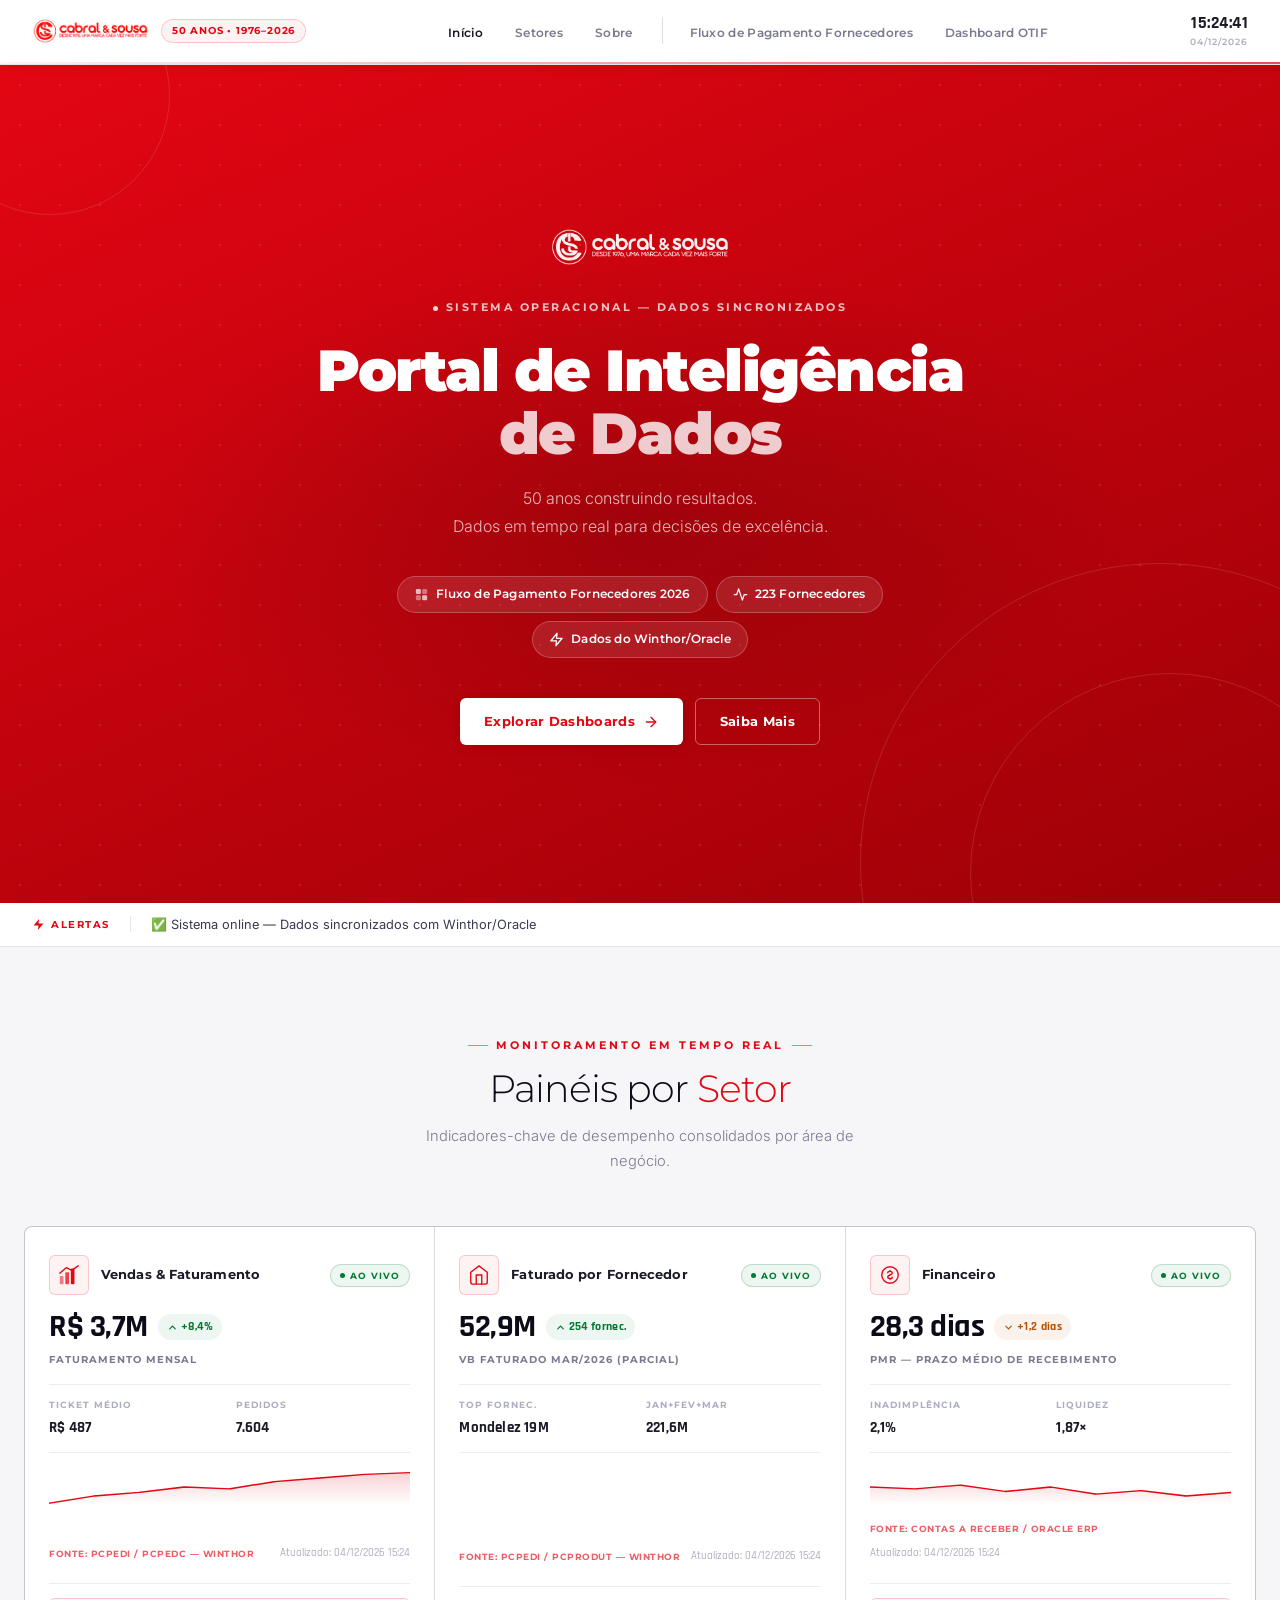
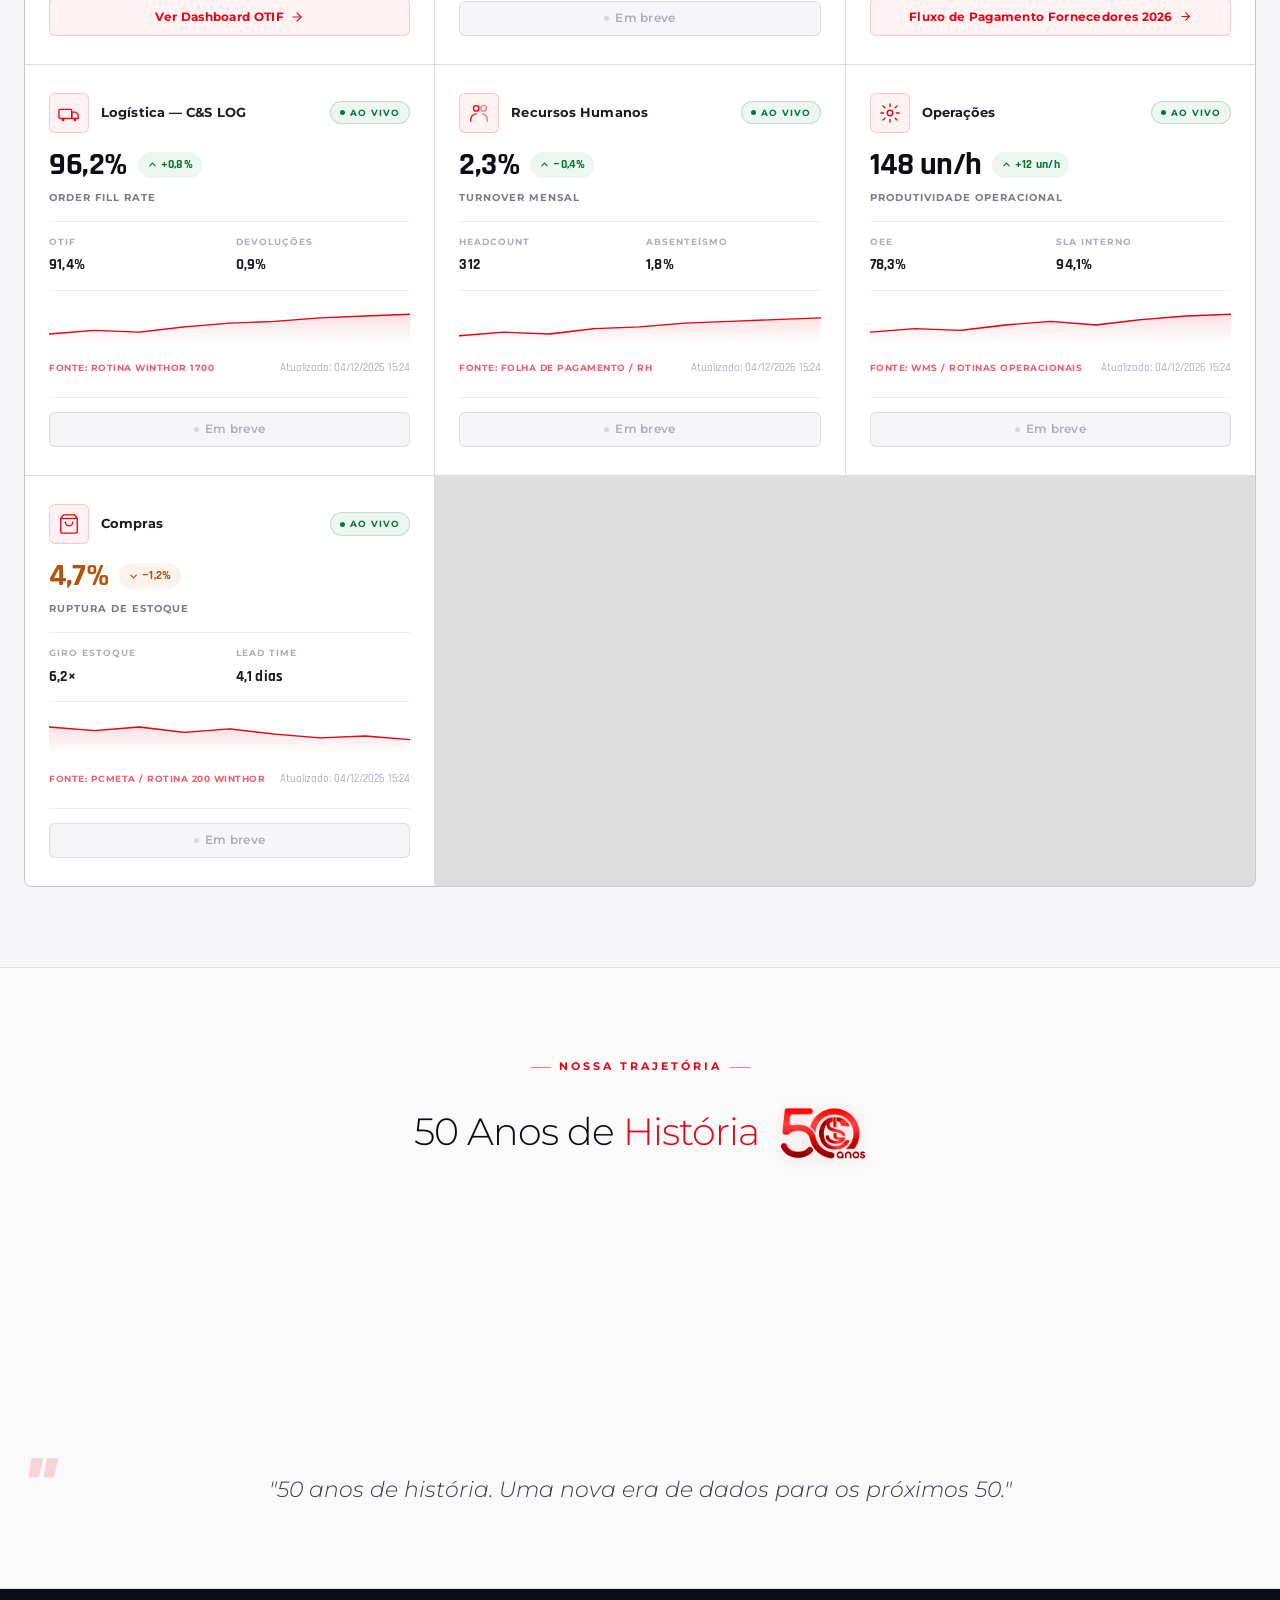
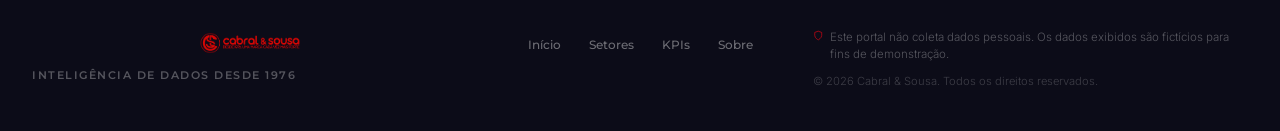
<file: index.html>
<!DOCTYPE html>
<html lang="pt-BR">
<head>
  <meta charset="UTF-8" />
  <meta name="viewport" content="width=device-width, initial-scale=1.0" />
  <meta name="description" content="Portal de Inteligência de Dados — Cabral &amp; Sousa. 50 anos construindo resultados. Fluxo de Pagamento Fornecedores 2026." />
  <meta property="og:title" content="Portal de Dados C&amp;S — Cabral &amp; Sousa" />
  <meta property="og:description" content="Portal corporativo de inteligência de dados. Fluxo de Pagamento Fornecedores 2026 — dados atualizados diretamente do Winthor/Oracle." />
  <meta property="og:type" content="website" />
  <title>Portal de Dados — Cabral &amp; Sousa</title>

  <!-- Google Fonts: Montserrat (títulos/nav) · Rajdhani (KPIs) · Inter (corpo) -->
  <link rel="preconnect" href="https://fonts.googleapis.com" />
  <link rel="preconnect" href="https://fonts.gstatic.com" crossorigin />
  <link href="https://fonts.googleapis.com/css2?family=Montserrat:wght@300;400;600;700;800;900&family=Rajdhani:wght@400;500;600;700&family=Inter:wght@400;500;600;700;800;900&display=swap" rel="stylesheet" />

  <link rel="stylesheet" href="style.css" />
</head>
<body>

  <!-- ══════════════════════════════════════════════════════════
       [1] HEADER FIXO
  ══════════════════════════════════════════════════════════ -->
  <header class="site-header" role="banner">
    <div class="header-inner">

      <!-- Logotipo real C&S -->
      <div class="header-logo">
        <img src="logo-vermelho-h.png"
             alt="Cabral &amp; Sousa"
             class="logo-img"
             height="36" />
        <span class="logo-badge" aria-label="50 anos — 1976 a 2026">50 Anos • 1976–2026</span>
      </div>

      <!-- Navegação principal -->
      <nav class="header-nav" role="navigation" aria-label="Menu principal">
        <ul>
          <li><a href="#inicio"  class="nav-link">Início</a></li>
          <li><a href="#setores" class="nav-link">Setores</a></li>
          <li><a href="#sobre"   class="nav-link">Sobre</a></li>
          <li style="border-left:.5px solid rgba(0,0,0,.12);margin-left:12px;padding-left:12px;"><a href="contas-a-pagar-2026.html" class="nav-link" target="_blank" rel="noopener">Fluxo de Pagamento Fornecedores</a></li>
          <li><a href="otif_2026.html" class="nav-link" target="_blank" rel="noopener">Dashboard OTIF</a></li>
        </ul>
      </nav>

      <!-- Relógio digital em tempo real -->
      <div class="header-clock" role="status" aria-live="polite" aria-label="Hora atual">
        <span id="clock-time" class="clock-time">--:--:--</span>
        <span id="clock-date" class="clock-date">--/--/----</span>
      </div>

    </div>
    <!-- Barra de progresso decorativa vermelha escura -->
    <div class="header-progress-bar" aria-hidden="true"></div>
  </header>


  <main id="main-content">

    <!-- ══════════════════════════════════════════════════════════
         [2] HERO SECTION
    ══════════════════════════════════════════════════════════ -->
    <section class="hero" id="inicio" aria-labelledby="hero-title">
      <!-- Fundo: grade de pontos + gradiente radial -->
      <div class="hero-bg-grid"   aria-hidden="true"></div>
      <div class="hero-radial"    aria-hidden="true"></div>
      <!-- Anéis decorativos -->
      <div class="hero-ring hero-ring--1" aria-hidden="true"></div>
      <div class="hero-ring hero-ring--2" aria-hidden="true"></div>
      <div class="hero-ring hero-ring--3" aria-hidden="true"></div>

      <div class="hero-content">
        <img src="logo-branco-h.png"
             alt="Cabral &amp; Sousa"
             class="hero-logo"
             height="48" />
        <p class="hero-eyebrow">
          <span class="eyebrow-dot" aria-hidden="true"></span>
          Sistema operacional — dados sincronizados
        </p>

        <h1 class="hero-title" id="hero-title">
          Portal de Inteligência<br />
          <span class="hero-title-accent">de Dados</span>
        </h1>

        <p class="hero-subtitle">
          50 anos construindo resultados.<br />
          Dados em tempo real para decisões de excelência.
        </p>

        <!-- 3 badges animados -->
        <div class="hero-badges" role="list">
          <span class="hero-badge" role="listitem">
            <svg width="15" height="15" viewBox="0 0 24 24" fill="none" aria-hidden="true">
              <rect x="3" y="3" width="8" height="8" rx="2" fill="currentColor" opacity="0.7"/>
              <rect x="13" y="3" width="8" height="8" rx="2" fill="currentColor" opacity="0.4"/>
              <rect x="3" y="13" width="8" height="8" rx="2" fill="currentColor" opacity="0.4"/>
              <rect x="13" y="13" width="8" height="8" rx="2" fill="currentColor" opacity="0.7"/>
            </svg>
            Fluxo de Pagamento Fornecedores 2026
          </span>
          <span class="hero-badge" role="listitem">
            <svg width="15" height="15" viewBox="0 0 24 24" fill="none" aria-hidden="true">
              <polyline points="22,12 18,12 15,21 9,3 6,12 2,12" stroke="currentColor" stroke-width="2" stroke-linecap="round" stroke-linejoin="round"/>
            </svg>
            223 Fornecedores
          </span>
          <span class="hero-badge" role="listitem">
            <svg width="15" height="15" viewBox="0 0 24 24" fill="none" aria-hidden="true">
              <polygon points="13,2 3,14 12,14 11,22 21,10 12,10" stroke="currentColor" stroke-width="2" stroke-linecap="round" stroke-linejoin="round"/>
            </svg>
            Dados do Winthor/Oracle
          </span>
        </div>

        <div class="hero-cta">
          <a href="#setores" class="btn btn-white" tabindex="0">
            Explorar Dashboards
            <svg width="16" height="16" viewBox="0 0 24 24" fill="none" aria-hidden="true">
              <line x1="5" y1="12" x2="19" y2="12" stroke="currentColor" stroke-width="2" stroke-linecap="round"/>
              <polyline points="12,5 19,12 12,19" stroke="currentColor" stroke-width="2" stroke-linecap="round" stroke-linejoin="round"/>
            </svg>
          </a>
          <a href="#sobre" class="btn btn-outline-white" tabindex="0">Saiba Mais</a>
        </div>
      </div>
    </section>


    <!-- ══════════════════════════════════════════════════════════
         [3] TICKER DE ALERTAS
    ══════════════════════════════════════════════════════════ -->
    <div class="ticker-bar" role="status" aria-live="polite" aria-label="Alertas do sistema">
      <div class="ticker-icon" aria-hidden="true">
        <svg width="13" height="13" viewBox="0 0 24 24" fill="none">
          <polygon points="13,2 3,14 12,14 11,22 21,10 12,10" fill="var(--red)"/>
        </svg>
        ALERTAS
      </div>
      <div class="ticker-content">
        <span class="ticker-message" id="ticker-msg">✅ Sistema online — Dados sincronizados com Winthor/Oracle</span>
      </div>
    </div>


    <!-- ══════════════════════════════════════════════════════════
         [4] GRID DE SETORES / KPIs
    ══════════════════════════════════════════════════════════ -->
    <section class="sectors-section" id="setores" aria-labelledby="sectors-title">
      <div class="section-header">
        <p class="section-eyebrow">Monitoramento em Tempo Real</p>
        <h2 class="section-title" id="sectors-title">
          Painéis por <span class="red">Setor</span>
        </h2>
        <p class="section-desc">Indicadores-chave de desempenho consolidados por área de negócio.</p>
      </div>

      <div class="kpi-grid" id="kpis" role="list">

        <!-- ── Card 1: VENDAS / FATURAMENTO ── -->
        <article class="kpi-card" role="listitem" tabindex="0" aria-label="Setor Vendas e Faturamento">
          <!-- TODO: Injetar via fetch() da API Oracle/Winthor -->
          <div class="card-header">
            <div class="card-icon card-icon--red" aria-hidden="true">
              <svg width="22" height="22" viewBox="0 0 24 24" fill="none">
                <rect x="2" y="13" width="4" height="9" rx="1" fill="var(--red)" opacity="0.5"/>
                <rect x="8" y="9"  width="4" height="13" rx="1" fill="var(--red)" opacity="0.75"/>
                <rect x="14" y="5" width="4" height="17" rx="1" fill="var(--red)"/>
                <polyline points="2,10 9,4 15,7 22,2" stroke="var(--red)" stroke-width="1.5" stroke-linecap="round" stroke-linejoin="round" fill="none"/>
              </svg>
            </div>
            <div class="card-title-area">
              <h3 class="card-title">Vendas &amp; Faturamento</h3>
              <span class="status-badge live" aria-label="Ao Vivo">
                <span class="status-dot" aria-hidden="true"></span>Ao Vivo
              </span>
            </div>
          </div>

          <div class="card-kpi-main">
            <span class="kpi-value skeleton-target" data-sector="vendas">R$ 3,7M</span>
            <span class="kpi-trend trend-up" aria-label="Tendência positiva: mais 8,4%">
              <svg width="11" height="11" viewBox="0 0 24 24" fill="none" aria-hidden="true"><polyline points="18,15 12,9 6,15" stroke="currentColor" stroke-width="2.5" stroke-linecap="round"/></svg>
              +8,4%
            </span>
          </div>
          <p class="kpi-label">Faturamento Mensal</p>

          <div class="kpi-sub">
            <span class="sub-item">
              <span class="sub-label">Ticket Médio</span>
              <span class="sub-value">R$ 487</span>
            </span>
            <span class="sub-item">
              <span class="sub-label">Pedidos</span>
              <span class="sub-value">7.604</span>
            </span>
          </div>

          <div class="sparkline-wrap" aria-hidden="true">
            <svg class="sparkline" viewBox="0 0 120 40" preserveAspectRatio="none">
              <defs>
                <linearGradient id="sg1" x1="0" y1="0" x2="0" y2="1">
                  <stop offset="0%" stop-color="var(--red)" stop-opacity="0.18"/>
                  <stop offset="100%" stop-color="var(--red)" stop-opacity="0"/>
                </linearGradient>
              </defs>
              <polygon points="0,38 15,30 30,26 45,20 60,22 75,14 90,10 105,6 120,4 120,40 0,40" fill="url(#sg1)"/>
              <polyline points="0,38 15,30 30,26 45,20 60,22 75,14 90,10 105,6 120,4" fill="none" stroke="var(--red)" stroke-width="1.5" stroke-linecap="round" stroke-linejoin="round"/>
            </svg>
          </div>

          <div class="card-footer">
            <span class="footer-source">Fonte: PCPEDI / PCPEDC — Winthor</span>
            <span class="footer-time">Atualizado: 24/03/2026</span>
          </div>
          <div class="card-action">
            <a href="otif_2026.html" class="card-link" target="_blank" rel="noopener">
              Ver Dashboard OTIF
              <svg width="14" height="14" viewBox="0 0 24 24" fill="none" aria-hidden="true"><line x1="5" y1="12" x2="19" y2="12" stroke="currentColor" stroke-width="2" stroke-linecap="round"/><polyline points="12,5 19,12 12,19" stroke="currentColor" stroke-width="2" stroke-linecap="round" stroke-linejoin="round"/></svg>
            </a>
          </div>
        </article>


        <!-- ── Card: FORNECEDOR ── -->
        <article class="kpi-card" role="listitem" tabindex="0" aria-label="Faturado por Fornecedor">
          <div class="card-header">
            <div class="card-icon card-icon--red" aria-hidden="true">
              <svg width="22" height="22" viewBox="0 0 24 24" fill="none">
                <path d="M3 9l9-7 9 7v11a2 2 0 01-2 2H5a2 2 0 01-2-2z" stroke="var(--red)" stroke-width="1.5" fill="none"/>
                <path d="M9 22V12h6v10" stroke="var(--red)" stroke-width="1.5"/>
              </svg>
            </div>
            <div class="card-title-area">
              <h3 class="card-title">Faturado por Fornecedor</h3>
              <span class="status-badge live" aria-label="Ao Vivo">
                <span class="status-dot" aria-hidden="true"></span>Ao Vivo
              </span>
            </div>
          </div>
          <div class="card-kpi-main">
            <span class="kpi-value skeleton-target">52,9M</span>
            <span class="kpi-trend trend-up">
              <svg width="11" height="11" viewBox="0 0 24 24" fill="none" aria-hidden="true"><polyline points="18,15 12,9 6,15" stroke="currentColor" stroke-width="2.5" stroke-linecap="round"/></svg>
              254 fornec.
            </span>
          </div>
          <p class="kpi-label">VB Faturado Mar/2026 (parcial)</p>
          <div class="kpi-sub">
            <span class="sub-item">
              <span class="sub-label">Top fornec.</span>
              <span class="sub-value">Mondelez 19M</span>
            </span>
            <span class="sub-item">
              <span class="sub-label">Jan+Fev+Mar</span>
              <span class="sub-value">221,6M</span>
            </span>
          </div>
          <div class="card-footer">
            <span class="footer-source">Fonte: PCPEDI / PCPRODUT — Winthor</span>
            <span class="footer-time">Atualizado: 24/03/2026</span>
          </div>
          <div class="card-action">
            <span class="card-soon">Em breve</span>
          </div>
        </article>


        <!-- ── Card 2: FINANCEIRO ── -->
        <article class="kpi-card" role="listitem" tabindex="0" aria-label="Setor Financeiro">
          <!-- TODO: Injetar via fetch() da API Oracle/Winthor -->
          <div class="card-header">
            <div class="card-icon card-icon--blue" aria-hidden="true">
              <svg width="22" height="22" viewBox="0 0 24 24" fill="none">
                <circle cx="12" cy="12" r="9" stroke="var(--red)" stroke-width="1.5"/>
                <path d="M12 7v1m0 8v1M9.5 9.5C9.5 8.4 10.6 8 12 8s2.5.9 2.5 2c0 2-5 2-5 4 0 1.1 1.1 2 2.5 2s2.5-.4 2.5-1.5" stroke="var(--red)" stroke-width="1.5" stroke-linecap="round"/>
              </svg>
            </div>
            <div class="card-title-area">
              <h3 class="card-title">Financeiro</h3>
              <span class="status-badge live" aria-label="Ao Vivo">
                <span class="status-dot" aria-hidden="true"></span>Ao Vivo
              </span>
            </div>
          </div>

          <div class="card-kpi-main">
            <span class="kpi-value skeleton-target" data-sector="financeiro">28,3 dias</span>
            <span class="kpi-trend trend-warn" aria-label="Atenção: mais 1,2 dias">
              <svg width="11" height="11" viewBox="0 0 24 24" fill="none" aria-hidden="true"><polyline points="6,9 12,15 18,9" stroke="currentColor" stroke-width="2.5" stroke-linecap="round"/></svg>
              +1,2 dias
            </span>
          </div>
          <p class="kpi-label">PMR — Prazo Médio de Recebimento</p>

          <div class="kpi-sub">
            <span class="sub-item">
              <span class="sub-label">Inadimplência</span>
              <span class="sub-value">2,1%</span>
            </span>
            <span class="sub-item">
              <span class="sub-label">Liquidez</span>
              <span class="sub-value">1,87×</span>
            </span>
          </div>

          <div class="sparkline-wrap" aria-hidden="true">
            <svg class="sparkline" viewBox="0 0 120 40" preserveAspectRatio="none">
              <defs>
                <linearGradient id="sg2" x1="0" y1="0" x2="0" y2="1">
                  <stop offset="0%" stop-color="var(--red)" stop-opacity="0.12"/>
                  <stop offset="100%" stop-color="var(--red)" stop-opacity="0"/>
                </linearGradient>
              </defs>
              <polygon points="0,20 15,22 30,18 45,25 60,20 75,28 90,24 105,30 120,26 120,40 0,40" fill="url(#sg2)"/>
              <polyline points="0,20 15,22 30,18 45,25 60,20 75,28 90,24 105,30 120,26" fill="none" stroke="var(--red)" stroke-width="1.5" stroke-linecap="round" stroke-linejoin="round"/>
            </svg>
          </div>

          <div class="card-footer">
            <span class="footer-source">Fonte: Contas a Receber / Oracle ERP</span>
            <span class="footer-time">Atualizado: 24/03/2026</span>
          </div>
          <div class="card-action">
            <a href="contas-a-pagar-2026.html" class="card-link" target="_blank" rel="noopener">
              Fluxo de Pagamento Fornecedores 2026
              <svg width="13" height="13" viewBox="0 0 24 24" fill="none" aria-hidden="true">
                <line x1="5" y1="12" x2="19" y2="12" stroke="currentColor" stroke-width="2" stroke-linecap="round"/>
                <polyline points="12,5 19,12 12,19" stroke="currentColor" stroke-width="2" stroke-linecap="round" stroke-linejoin="round"/>
              </svg>
            </a>
          </div>
        </article>


        <!-- ── Card 3: LOGÍSTICA — C&S LOG ── -->
        <article class="kpi-card" role="listitem" tabindex="0" aria-label="Setor Logística">
          <!-- TODO: Injetar via fetch() da API Oracle/Winthor -->
          <div class="card-header">
            <div class="card-icon card-icon--green" aria-hidden="true">
              <svg width="22" height="22" viewBox="0 0 24 24" fill="none">
                <rect x="1" y="8" width="14" height="10" rx="1.5" stroke="var(--red)" stroke-width="1.5"/>
                <path d="M15 11h4l3 3v4h-7V11Z" stroke="var(--red)" stroke-width="1.5" stroke-linejoin="round"/>
                <circle cx="5.5" cy="19.5" r="1.5" fill="var(--red)"/>
                <circle cx="18.5" cy="19.5" r="1.5" fill="var(--red)"/>
              </svg>
            </div>
            <div class="card-title-area">
              <h3 class="card-title">Logística — C&amp;S LOG</h3>
              <span class="status-badge live" aria-label="Ao Vivo">
                <span class="status-dot" aria-hidden="true"></span>Ao Vivo
              </span>
            </div>
          </div>

          <div class="card-kpi-main">
            <span class="kpi-value skeleton-target" data-sector="logistica">96,2%</span>
            <span class="kpi-trend trend-up" aria-label="Tendência positiva: mais 0,8%">
              <svg width="11" height="11" viewBox="0 0 24 24" fill="none" aria-hidden="true"><polyline points="18,15 12,9 6,15" stroke="currentColor" stroke-width="2.5" stroke-linecap="round"/></svg>
              +0,8%
            </span>
          </div>
          <p class="kpi-label">Order Fill Rate</p>

          <div class="kpi-sub">
            <span class="sub-item">
              <span class="sub-label">OTIF</span>
              <span class="sub-value">91,4%</span>
            </span>
            <span class="sub-item">
              <span class="sub-label">Devoluções</span>
              <span class="sub-value">0,9%</span>
            </span>
          </div>

          <div class="sparkline-wrap" aria-hidden="true">
            <svg class="sparkline" viewBox="0 0 120 40" preserveAspectRatio="none">
              <defs>
                <linearGradient id="sg3" x1="0" y1="0" x2="0" y2="1">
                  <stop offset="0%" stop-color="var(--red)" stop-opacity="0.12"/>
                  <stop offset="100%" stop-color="var(--red)" stop-opacity="0"/>
                </linearGradient>
              </defs>
              <polygon points="0,30 15,26 30,28 45,22 60,18 75,16 90,12 105,10 120,8 120,40 0,40" fill="url(#sg3)"/>
              <polyline points="0,30 15,26 30,28 45,22 60,18 75,16 90,12 105,10 120,8" fill="none" stroke="var(--red)" stroke-width="1.5" stroke-linecap="round" stroke-linejoin="round"/>
            </svg>
          </div>

          <div class="card-footer">
            <span class="footer-source">Fonte: Rotina Winthor 1700</span>
            <span class="footer-time">Atualizado: 24/03/2026</span>
          </div>
          <div class="card-action">
            <span class="card-soon">Em breve</span>
          </div>
        </article>


        <!-- ── Card 4: RECURSOS HUMANOS ── -->
        <article class="kpi-card" role="listitem" tabindex="0" aria-label="Setor Recursos Humanos">
          <!-- TODO: Injetar via fetch() da API Oracle/Winthor -->
          <div class="card-header">
            <div class="card-icon card-icon--purple" aria-hidden="true">
              <svg width="22" height="22" viewBox="0 0 24 24" fill="none">
                <circle cx="9" cy="7" r="3" stroke="var(--red)" stroke-width="1.5"/>
                <path d="M3 21v-2a6 6 0 0 1 6-6" stroke="var(--red)" stroke-width="1.5" stroke-linecap="round"/>
                <circle cx="17" cy="7" r="3" stroke="var(--red)" stroke-width="1.5" stroke-opacity="0.5"/>
                <path d="M21 21v-2a6 6 0 0 0-5-5.93" stroke="var(--red)" stroke-width="1.5" stroke-linecap="round" stroke-opacity="0.5"/>
              </svg>
            </div>
            <div class="card-title-area">
              <h3 class="card-title">Recursos Humanos</h3>
              <span class="status-badge live" aria-label="Ao Vivo">
                <span class="status-dot" aria-hidden="true"></span>Ao Vivo
              </span>
            </div>
          </div>

          <div class="card-kpi-main">
            <span class="kpi-value skeleton-target" data-sector="rh">2,3%</span>
            <span class="kpi-trend trend-up" aria-label="Tendência positiva: menos 0,4%">
              <svg width="11" height="11" viewBox="0 0 24 24" fill="none" aria-hidden="true"><polyline points="18,15 12,9 6,15" stroke="currentColor" stroke-width="2.5" stroke-linecap="round"/></svg>
              −0,4%
            </span>
          </div>
          <p class="kpi-label">Turnover Mensal</p>

          <div class="kpi-sub">
            <span class="sub-item">
              <span class="sub-label">Headcount</span>
              <span class="sub-value">312</span>
            </span>
            <span class="sub-item">
              <span class="sub-label">Absenteísmo</span>
              <span class="sub-value">1,8%</span>
            </span>
          </div>

          <div class="sparkline-wrap" aria-hidden="true">
            <svg class="sparkline" viewBox="0 0 120 40" preserveAspectRatio="none">
              <defs>
                <linearGradient id="sg4" x1="0" y1="0" x2="0" y2="1">
                  <stop offset="0%" stop-color="var(--red)" stop-opacity="0.12"/>
                  <stop offset="100%" stop-color="var(--red)" stop-opacity="0"/>
                </linearGradient>
              </defs>
              <polygon points="0,32 15,28 30,30 45,24 60,22 75,18 90,16 105,14 120,12 120,40 0,40" fill="url(#sg4)"/>
              <polyline points="0,32 15,28 30,30 45,24 60,22 75,18 90,16 105,14 120,12" fill="none" stroke="var(--red)" stroke-width="1.5" stroke-linecap="round" stroke-linejoin="round"/>
            </svg>
          </div>

          <div class="card-footer">
            <span class="footer-source">Fonte: Folha de Pagamento / RH</span>
            <span class="footer-time">Atualizado: 24/03/2026</span>
          </div>
          <div class="card-action">
            <span class="card-soon">Em breve</span>
          </div>
        </article>


        <!-- ── Card 5: OPERAÇÕES ── -->
        <article class="kpi-card" role="listitem" tabindex="0" aria-label="Setor Operações">
          <!-- TODO: Injetar via fetch() da API Oracle/Winthor -->
          <div class="card-header">
            <div class="card-icon card-icon--orange" aria-hidden="true">
              <svg width="22" height="22" viewBox="0 0 24 24" fill="none">
                <circle cx="12" cy="12" r="3" stroke="var(--red)" stroke-width="1.5"/>
                <path d="M12 2v3M12 19v3M4.22 4.22l2.12 2.12M17.66 17.66l2.12 2.12M2 12h3M19 12h3M4.22 19.78l2.12-2.12M17.66 6.34l2.12-2.12" stroke="var(--red)" stroke-width="1.5" stroke-linecap="round"/>
              </svg>
            </div>
            <div class="card-title-area">
              <h3 class="card-title">Operações</h3>
              <span class="status-badge live" aria-label="Ao Vivo">
                <span class="status-dot" aria-hidden="true"></span>Ao Vivo
              </span>
            </div>
          </div>

          <div class="card-kpi-main">
            <span class="kpi-value skeleton-target" data-sector="operacoes">148 un/h</span>
            <span class="kpi-trend trend-up" aria-label="Tendência positiva: mais 12 un/h">
              <svg width="11" height="11" viewBox="0 0 24 24" fill="none" aria-hidden="true"><polyline points="18,15 12,9 6,15" stroke="currentColor" stroke-width="2.5" stroke-linecap="round"/></svg>
              +12 un/h
            </span>
          </div>
          <p class="kpi-label">Produtividade Operacional</p>

          <div class="kpi-sub">
            <span class="sub-item">
              <span class="sub-label">OEE</span>
              <span class="sub-value">78,3%</span>
            </span>
            <span class="sub-item">
              <span class="sub-label">SLA Interno</span>
              <span class="sub-value">94,1%</span>
            </span>
          </div>

          <div class="sparkline-wrap" aria-hidden="true">
            <svg class="sparkline" viewBox="0 0 120 40" preserveAspectRatio="none">
              <defs>
                <linearGradient id="sg5" x1="0" y1="0" x2="0" y2="1">
                  <stop offset="0%" stop-color="var(--red)" stop-opacity="0.12"/>
                  <stop offset="100%" stop-color="var(--red)" stop-opacity="0"/>
                </linearGradient>
              </defs>
              <polygon points="0,28 15,24 30,26 45,20 60,16 75,20 90,14 105,10 120,8 120,40 0,40" fill="url(#sg5)"/>
              <polyline points="0,28 15,24 30,26 45,20 60,16 75,20 90,14 105,10 120,8" fill="none" stroke="var(--red)" stroke-width="1.5" stroke-linecap="round" stroke-linejoin="round"/>
            </svg>
          </div>

          <div class="card-footer">
            <span class="footer-source">Fonte: WMS / Rotinas Operacionais</span>
            <span class="footer-time">Atualizado: 24/03/2026</span>
          </div>
          <div class="card-action">
            <span class="card-soon">Em breve</span>
          </div>
        </article>


        <!-- ── Card 6: COMPRAS ── -->
        <article class="kpi-card" role="listitem" tabindex="0" aria-label="Setor Compras">
          <!-- TODO: Injetar via fetch() da API Oracle/Winthor -->
          <div class="card-header">
            <div class="card-icon card-icon--amber" aria-hidden="true">
              <svg width="22" height="22" viewBox="0 0 24 24" fill="none">
                <path d="M6 2L3 6v14a2 2 0 0 0 2 2h14a2 2 0 0 0 2-2V6l-3-4z" stroke="var(--red)" stroke-width="1.5" stroke-linejoin="round"/>
                <line x1="3" y1="6" x2="21" y2="6" stroke="var(--red)" stroke-width="1.5"/>
                <path d="M16 10a4 4 0 0 1-8 0" stroke="var(--red)" stroke-width="1.5" stroke-linecap="round"/>
              </svg>
            </div>
            <div class="card-title-area">
              <h3 class="card-title">Compras</h3>
              <span class="status-badge live" aria-label="Ao Vivo">
                <span class="status-dot" aria-hidden="true"></span>Ao Vivo
              </span>
            </div>
          </div>

          <div class="card-kpi-main">
            <span class="kpi-value kpi-value--warn skeleton-target" data-sector="compras">4,7%</span>
            <span class="kpi-trend trend-warn" aria-label="Atenção: menos 1,2% de ruptura">
              <svg width="11" height="11" viewBox="0 0 24 24" fill="none" aria-hidden="true"><polyline points="6,9 12,15 18,9" stroke="currentColor" stroke-width="2.5" stroke-linecap="round"/></svg>
              −1,2%
            </span>
          </div>
          <p class="kpi-label">Ruptura de Estoque</p>

          <div class="kpi-sub">
            <span class="sub-item">
              <span class="sub-label">Giro Estoque</span>
              <span class="sub-value">6,2×</span>
            </span>
            <span class="sub-item">
              <span class="sub-label">Lead Time</span>
              <span class="sub-value">4,1 dias</span>
            </span>
          </div>

          <div class="sparkline-wrap" aria-hidden="true">
            <svg class="sparkline" viewBox="0 0 120 40" preserveAspectRatio="none">
              <defs>
                <linearGradient id="sg6" x1="0" y1="0" x2="0" y2="1">
                  <stop offset="0%" stop-color="var(--red)" stop-opacity="0.12"/>
                  <stop offset="100%" stop-color="var(--red)" stop-opacity="0"/>
                </linearGradient>
              </defs>
              <polygon points="0,10 15,14 30,10 45,16 60,12 75,18 90,22 105,20 120,24 120,40 0,40" fill="url(#sg6)"/>
              <polyline points="0,10 15,14 30,10 45,16 60,12 75,18 90,22 105,20 120,24" fill="none" stroke="var(--red)" stroke-width="1.5" stroke-linecap="round" stroke-linejoin="round"/>
            </svg>
          </div>

          <div class="card-footer">
            <span class="footer-source">Fonte: PCMETA / Rotina 200 Winthor</span>
            <span class="footer-time">Atualizado: 24/03/2026</span>
          </div>
          <div class="card-action">
            <span class="card-soon">Em breve</span>
          </div>
        </article>

      </div><!-- /.kpi-grid -->
    </section>


    <!-- ══════════════════════════════════════════════════════════
         [5] SOBRE O PORTAL — TIMELINE
    ══════════════════════════════════════════════════════════ -->
    <section class="about-section" id="sobre" aria-labelledby="about-title">
      <div class="section-header">
        <p class="section-eyebrow">Nossa Trajetória</p>
        <div class="about-title-row">
          <h2 class="section-title" id="about-title">50 Anos de <span class="red">História</span></h2>
          <img src="logo-50anos.png"
               alt="50 Anos Cabral &amp; Sousa"
               class="about-50anos"
               height="96" />
        </div>
      </div>

      <div class="timeline" role="list">
        <div class="timeline-item" role="listitem" tabindex="0">
          <div class="timeline-year">1976</div>
          <div class="timeline-dot" aria-hidden="true"></div>
          <div class="timeline-content">
            <h4>Fundação</h4>
            <p>Início das operações no segmento de distribuição. Primeiros clientes no mercado regional.</p>
          </div>
        </div>
        <div class="timeline-item" role="listitem" tabindex="0">
          <div class="timeline-year">2000</div>
          <div class="timeline-dot" aria-hidden="true"></div>
          <div class="timeline-content">
            <h4>Expansão Regional</h4>
            <p>Abertura de novos centros de distribuição. Implantação do ERP Winthor para gestão integrada.</p>
          </div>
        </div>
        <div class="timeline-item" role="listitem" tabindex="0">
          <div class="timeline-year">2010</div>
          <div class="timeline-dot" aria-hidden="true"></div>
          <div class="timeline-content">
            <h4>C&amp;S LOG</h4>
            <p>Criação do braço logístico C&amp;S LOG. Frota própria e operações multimodais.</p>
          </div>
        </div>
        <div class="timeline-item" role="listitem" tabindex="0">
          <div class="timeline-year">2020</div>
          <div class="timeline-dot" aria-hidden="true"></div>
          <div class="timeline-content">
            <h4>Transformação Digital</h4>
            <p>Início do programa de analytics e BI. Integração Oracle com dashboards em tempo real.</p>
          </div>
        </div>
        <div class="timeline-item timeline-item--red" role="listitem" tabindex="0">
          <div class="timeline-year timeline-year--red">2026</div>
          <div class="timeline-dot timeline-dot--red" aria-hidden="true"></div>
          <div class="timeline-content">
            <h4>50 Anos — Nova Era</h4>
            <p>Lançamento do Portal de Inteligência de Dados. Uma nova era para os próximos 50 anos.</p>
          </div>
        </div>
      </div>

      <div class="about-closing">
        <blockquote>
          "50 anos de história. Uma nova era de dados para os próximos 50."
        </blockquote>
      </div>
    </section>

  </main>


  <!-- ══════════════════════════════════════════════════════════
       [6] FOOTER
  ══════════════════════════════════════════════════════════ -->
  <footer class="site-footer" role="contentinfo">
    <div class="footer-inner">
      <div class="footer-brand">
        <img src="logo-vermelho-h.png"
             alt="Cabral &amp; Sousa"
             class="footer-logo-img"
             height="32" />
        <p class="footer-tagline">Inteligência de Dados desde 1976</p>
      </div>

      <nav class="footer-nav" aria-label="Navegação do rodapé">
        <a href="#inicio"  class="footer-link">Início</a>
        <a href="#setores" class="footer-link">Setores</a>
        <a href="#kpis"    class="footer-link">KPIs</a>
        <a href="#sobre"   class="footer-link">Sobre</a>
      </nav>

      <div class="footer-legal">
        <p class="lgpd-notice">
          <svg width="13" height="13" viewBox="0 0 24 24" fill="none" aria-hidden="true">
            <path d="M12 22s8-4 8-10V5l-8-3-8 3v7c0 6 8 10 8 10z" stroke="var(--red)" stroke-width="1.5" stroke-linejoin="round"/>
          </svg>
          Este portal não coleta dados pessoais. Os dados exibidos são fictícios para fins de demonstração.
        </p>
        <p class="footer-copy">© 2026 Cabral &amp; Sousa. Todos os direitos reservados.</p>
      </div>
    </div>
  </footer>

  <script src="script.js"></script>
</body>
</html>
</file>
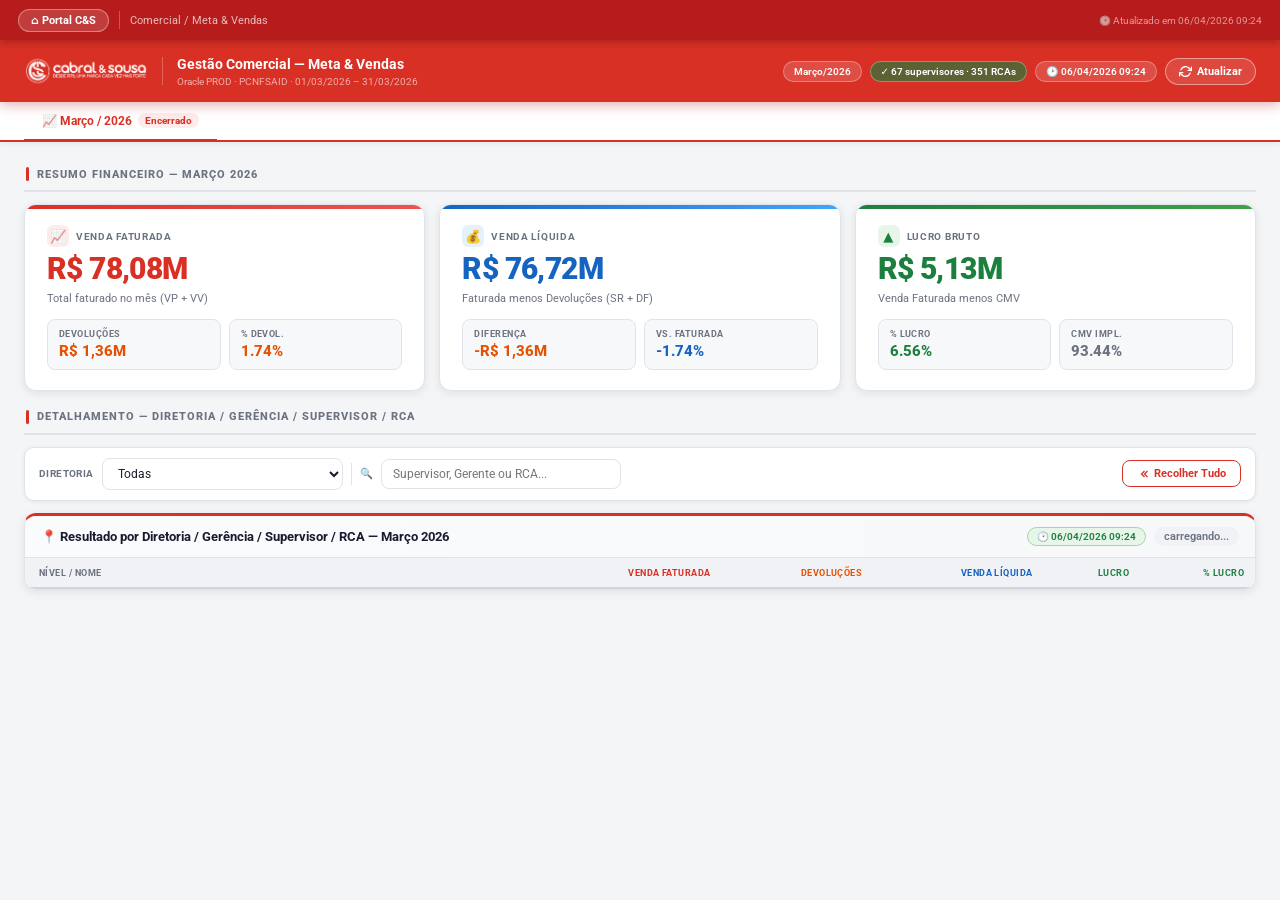
<file: dashboard-metas-vendas.html>
<!DOCTYPE html>
<html lang="pt-BR">
<head>
<meta charset="UTF-8">
<meta name="viewport" content="width=device-width,initial-scale=1.0">
<title>Gestão Comercial – Meta & Vendas 2026 — Cabral & Sousa</title>
<link rel="preconnect" href="https://fonts.googleapis.com">
<link href="https://fonts.googleapis.com/css2?family=Roboto:wght@400;500;600;700;900&display=swap" rel="stylesheet">
<style>
:root{
  --r:#D93025;--r2:#B71C1C;
  --bg:#F4F5F7;--card:#FFF;--bd:#E0E4EA;
  --gr:#1B7F3E;--yw:#C87A00;--re:#C0392B;--bl:#1565C0;
  --or:#E65100;--cy:#0077B6;--pu:#6A1B9A;
  --tx:#1A1A2E;--mu:#6B7280;
  --fn:'Roboto',system-ui,sans-serif;
  --sh:0 1px 4px rgba(0,0,0,.07);
  --sh2:0 2px 10px rgba(0,0,0,.09);
}
*{box-sizing:border-box;margin:0;padding:0;}
body{background:var(--bg);color:var(--tx);font-family:var(--fn);min-height:100vh;padding-top:40px;}
::-webkit-scrollbar{width:6px;height:6px;}
::-webkit-scrollbar-track{background:#E8EAED;}
::-webkit-scrollbar-thumb{background:var(--r);border-radius:3px;}

/* PORTAL NAV */
#cs-portal-nav{position:fixed;top:0;left:0;right:0;z-index:9999;height:40px;background:#B71C1C;display:flex;align-items:center;padding:0 18px;gap:10px;box-shadow:0 2px 8px rgba(0,0,0,.25);}
.pnav-home{display:inline-flex;align-items:center;gap:5px;background:rgba(255,255,255,.15);border:1px solid rgba(255,255,255,.35);color:#fff;text-decoration:none;font-size:.68rem;font-weight:700;padding:4px 12px;border-radius:20px;white-space:nowrap;transition:background .15s;}
.pnav-home:hover{background:rgba(255,255,255,.28);}
.pnav-sep{width:1px;height:18px;background:rgba(255,255,255,.25);flex-shrink:0;}
.pnav-crumb{font-size:.67rem;color:rgba(255,255,255,.7);}
.pnav-upd{margin-left:auto;font-size:.6rem;color:rgba(255,255,255,.55);white-space:nowrap;}

/* HEADER */
.hdr{background:var(--r);padding:0 24px;display:flex;align-items:center;justify-content:space-between;position:sticky;top:40px;z-index:300;height:62px;box-shadow:0 3px 12px rgba(183,28,28,.35);}
.hl{display:flex;align-items:center;gap:14px;}
.hlogo{height:34px;filter:brightness(0) invert(1);opacity:.95;}
.hdiv{width:1px;height:28px;background:rgba(255,255,255,.25);}
.htit{color:#fff;font-weight:700;font-size:.9rem;line-height:1.25;}
.hsub{color:rgba(255,255,255,.6);font-size:.6rem;margin-top:2px;}
.hr{display:flex;gap:8px;align-items:center;}
.pill{font-size:.63rem;font-weight:600;padding:4px 10px;border-radius:20px;background:rgba(255,255,255,.15);border:1px solid rgba(255,255,255,.3);color:#fff;}
.pill-g{background:rgba(27,127,62,.65);border-color:rgba(165,214,167,.5);}
.btn-ref{display:flex;align-items:center;gap:5px;font-size:.68rem;font-weight:700;padding:6px 13px;border-radius:20px;background:rgba(255,255,255,.12);border:1px solid rgba(255,255,255,.45);color:#fff;cursor:pointer;font-family:var(--fn);transition:all .15s;}
.btn-ref:hover{background:rgba(255,255,255,.25);}

/* NAV */
.nav{display:flex;background:var(--card);border-bottom:2px solid var(--r);padding:0 24px;box-shadow:0 2px 6px rgba(0,0,0,.06);position:sticky;top:102px;z-index:200;}
.nt{display:flex;align-items:center;gap:6px;padding:11px 18px;font-size:.76rem;font-weight:500;color:var(--mu);cursor:pointer;border-bottom:3px solid transparent;white-space:nowrap;transition:all .15s;margin-bottom:-2px;}
.nt:hover{color:var(--r);}
.nt.on{color:var(--r);border-bottom-color:var(--r);font-weight:700;}
.nbdg{font-size:.6rem;font-weight:700;padding:2px 7px;border-radius:20px;background:#FDECEA;color:var(--r);}

/* PAGE */
.pg{display:none;padding:20px 24px 50px;}
.pg.on{display:block;}

/* HERO */
.hero{display:grid;grid-template-columns:1fr 1fr 1fr;gap:14px;margin-bottom:14px;}
@media(max-width:900px){.hero{grid-template-columns:1fr 1fr;}}
@media(max-width:580px){.hero{grid-template-columns:1fr;}}
.hcard{background:var(--card);border:1px solid var(--bd);border-radius:12px;padding:20px 22px;box-shadow:var(--sh2);position:relative;overflow:hidden;}
.hcard::before{content:'';position:absolute;top:0;left:0;width:100%;height:4px;}
.hc-r::before{background:linear-gradient(90deg,var(--r),#EF5350);}
.hc-b::before{background:linear-gradient(90deg,var(--bl),#42A5F5);}
.hc-g::before{background:linear-gradient(90deg,var(--gr),#43A047);}
.hlbl{font-size:.62rem;font-weight:700;text-transform:uppercase;letter-spacing:.07em;color:var(--mu);margin-bottom:8px;display:flex;align-items:center;gap:7px;}
.hico{width:22px;height:22px;border-radius:6px;display:flex;align-items:center;justify-content:center;font-size:.82rem;flex-shrink:0;}
.hico-r{background:#FDECEA;color:var(--r);}
.hico-b{background:#E3F2FD;color:var(--bl);}
.hico-g{background:#E8F5E9;color:var(--gr);}
.hval{font-size:1.85rem;font-weight:900;line-height:1;font-variant-numeric:tabular-nums;letter-spacing:-.02em;}
.hval.cr{color:var(--r);} .hval.cb{color:var(--bl);} .hval.cg{color:var(--gr);}
.hsub2{font-size:.67rem;color:var(--mu);margin-top:7px;}
.hsub2 b{color:var(--tx);}
.hrow{display:flex;gap:8px;margin-top:14px;}
.hmini{flex:1;background:#F7F8FA;border-radius:8px;padding:9px 11px;border:1px solid var(--bd);}
.hmini .ml{font-size:.57rem;font-weight:700;text-transform:uppercase;letter-spacing:.05em;color:var(--mu);margin-bottom:3px;}
.hmini .mv{font-size:.92rem;font-weight:800;font-variant-numeric:tabular-nums;}

/* SEC HEADER */
.sec-hdr{font-size:.7rem;font-weight:800;text-transform:uppercase;letter-spacing:.09em;color:var(--mu);padding:5px 2px 9px;margin-top:4px;margin-bottom:12px;border-bottom:2px solid var(--bd);display:flex;align-items:center;gap:8px;}
.sec-hdr::before{content:'';display:block;width:3px;height:14px;background:var(--r);border-radius:2px;flex-shrink:0;}

/* TOOLBAR */
.toolbar{display:flex;align-items:center;gap:8px;flex-wrap:wrap;margin-bottom:12px;background:var(--card);padding:10px 14px;border-radius:10px;border:1px solid var(--bd);box-shadow:var(--sh);}
.tblbl{font-size:.65rem;font-weight:700;color:var(--mu);text-transform:uppercase;letter-spacing:.04em;white-space:nowrap;}
.toolbar select,.toolbar input[type=text]{font-size:.72rem;padding:7px 11px;border:1px solid var(--bd);border-radius:8px;color:var(--tx);background:#fff;font-family:var(--fn);outline:none;transition:border-color .15s;}
.toolbar select:focus,.toolbar input[type=text]:focus{border-color:var(--r);}
.tbsep{width:1px;height:22px;background:var(--bd);flex-shrink:0;}
.btn-col{margin-left:auto;background:transparent;color:var(--r);border:1.5px solid var(--r);border-radius:8px;padding:6px 14px;font-size:.7rem;font-weight:700;cursor:pointer;font-family:var(--fn);transition:all .15s;display:flex;align-items:center;gap:5px;white-space:nowrap;}
.btn-col:hover{background:var(--r);color:#fff;}

/* TABLE */
.tw{background:var(--card);border:1px solid var(--bd);border-top:3px solid var(--r);border-radius:12px;overflow:hidden;box-shadow:var(--sh2);}
.th2{display:flex;justify-content:space-between;align-items:center;padding:11px 16px;background:linear-gradient(90deg,#FAFBFC,#F7F8FA);border-bottom:1px solid var(--bd);gap:10px;flex-wrap:wrap;}
.th2 h3{font-size:.8rem;font-weight:700;color:var(--tx);}
.th2-right{display:flex;align-items:center;gap:8px;}
.tc2{font-size:.67rem;color:var(--mu);background:#F0F2F5;padding:3px 10px;border-radius:20px;font-weight:600;}
.ts{overflow-x:auto;max-height:660px;overflow-y:auto;}
table{width:100%;border-collapse:collapse;font-size:.72rem;}
thead th{background:#F0F2F5;padding:9px 11px;text-align:right;font-size:.58rem;text-transform:uppercase;letter-spacing:.05em;color:var(--mu);font-weight:700;border-bottom:2px solid #D0D5DD;white-space:nowrap;position:sticky;top:0;z-index:2;}
thead th:first-child{text-align:left;padding-left:14px;min-width:260px;}
thead th.cf{color:var(--r);} thead th.cd{color:var(--or);}
thead th.cl{color:var(--bl);} thead th.cg{color:var(--gr);}
tbody tr{border-bottom:1px solid #F0F2F5;transition:background .1s;}
tbody tr:hover td{background:#F5F7FF;}
tbody td{padding:8px 11px;text-align:right;white-space:nowrap;vertical-align:middle;font-variant-numeric:tabular-nums;}
tbody td:first-child{text-align:left;padding-left:14px;}
tfoot td{padding:10px 11px;text-align:right;font-size:.72rem;font-weight:700;background:#EAECF0;border-top:2px solid #C5CAD3;white-space:nowrap;font-variant-numeric:tabular-nums;}
tfoot td:first-child{text-align:left;padding-left:14px;}

/* ROW LEVELS */
.r-dir{cursor:pointer;}
.r-dir td{font-weight:700;font-size:.72rem;color:#fff!important;padding:9px 11px;}
.r-ger{cursor:pointer;}
.r-ger td{background:#EEF4FF;color:#1A3A6B;font-weight:600;font-size:.7rem;border-bottom:1px solid #D8E4F7;}
.r-ger td:first-child{padding-left:26px;}
.r-sup{cursor:pointer;}
.r-sup td{background:#fff;font-weight:500;}
.r-sup td:first-child{padding-left:42px;}
.r-rca td{background:#FAFBFC;font-size:.68rem;color:#4B5563;border-bottom:1px solid #F5F5F5;}
.r-rca td:first-child{padding-left:60px;color:var(--mu);font-weight:500;}

/* helpers */
.pos{color:var(--gr);font-weight:600;} .neg{color:var(--re);font-weight:600;}
.pok{color:var(--gr);font-weight:700;} .pwrn{color:var(--yw);font-weight:700;} .pbad{color:var(--re);font-weight:700;}
.tog{user-select:none;}
.ch{display:inline-block;transition:transform .18s;margin-right:4px;opacity:.55;font-size:.72em;}
.badge-upd{display:inline-flex;align-items:center;gap:5px;font-size:.6rem;font-weight:600;padding:3px 9px;border-radius:20px;background:#E8F5E9;color:var(--gr);border:1px solid #A5D6A7;}
</style>
</head>
<body>

<nav id="cs-portal-nav">
  <a class="pnav-home" href="index.html">&#8962; Portal C&amp;S</a>
  <div class="pnav-sep"></div>
  <span class="pnav-crumb">Comercial / Meta &amp; Vendas</span>
  <span class="pnav-upd">&#128337; Atualizado em 06/04/2026 09:24</span>
</nav>

<header class="hdr">
  <div class="hl">
    <img src="logo-branco-h.png" class="hlogo" alt="C&amp;S" onerror="this.style.display='none'">
    <div class="hdiv"></div>
    <div>
      <div class="htit">Gestão Comercial — Meta &amp; Vendas</div>
      <div class="hsub">Oracle PROD &middot; PCNFSAID &middot; 01/03/2026 – 31/03/2026</div>
    </div>
  </div>
  <div class="hr">
    <span class="pill">Março/2026</span>
    <span class="pill pill-g">&#10003; 67 supervisores · 351 RCAs</span>
    <span class="pill" id="pill-upd">&#128337; 06/04/2026 09:24</span>
    <button class="btn-ref" onclick="showToast('🔄 Para atualizar: execute o script de coleta Oracle e recarregue.')">
      <svg width="13" height="13" viewBox="0 0 24 24" fill="none" stroke="currentColor" stroke-width="2.5" stroke-linecap="round" stroke-linejoin="round"><polyline points="23 4 23 10 17 10"/><polyline points="1 20 1 14 7 14"/><path d="M3.51 9a9 9 0 0 1 14.85-3.36L23 10M1 14l4.64 4.36A9 9 0 0 0 20.49 15"/></svg>
      Atualizar
    </button>
  </div>
</header>

<nav class="nav">
  <div class="nt on">&#128200; Março / 2026 <span class="nbdg">Encerrado</span></div>
</nav>

<div class="pg on" id="pg-mar">

  <div class="sec-hdr" style="margin-top:0">Resumo Financeiro — Março 2026</div>

  <div class="hero">
    <div class="hcard hc-r">
      <div class="hlbl"><div class="hico hico-r">&#128200;</div>Venda Faturada</div>
      <div class="hval cr">R$ 78,08M</div>
      <div class="hsub2">Total faturado no mês (VP + VV)</div>
      <div class="hrow">
        <div class="hmini"><div class="ml">Devoluções</div><div class="mv" style="color:var(--or)">R$ 1,36M</div></div>
        <div class="hmini"><div class="ml">% Devol.</div><div class="mv" style="color:var(--or)">1.74%</div></div>
      </div>
    </div>
    <div class="hcard hc-b">
      <div class="hlbl"><div class="hico hico-b">&#128176;</div>Venda Líquida</div>
      <div class="hval cb">R$ 76,72M</div>
      <div class="hsub2">Faturada menos Devoluções (SR + DF)</div>
      <div class="hrow">
        <div class="hmini"><div class="ml">Diferença</div><div class="mv" style="color:var(--or)">-R$ 1,36M</div></div>
        <div class="hmini"><div class="ml">vs. Faturada</div><div class="mv" style="color:var(--bl)">-1.74%</div></div>
      </div>
    </div>
    <div class="hcard hc-g">
      <div class="hlbl"><div class="hico hico-g">&#9650;</div>Lucro Bruto</div>
      <div class="hval cg">R$ 5,13M</div>
      <div class="hsub2">Venda Faturada menos CMV</div>
      <div class="hrow">
        <div class="hmini"><div class="ml">% Lucro</div><div class="mv" style="color:var(--gr)">6.56%</div></div>
        <div class="hmini"><div class="ml">CMV impl.</div><div class="mv" style="color:var(--mu)">93.44%</div></div>
      </div>
    </div>
  </div>

  <div class="sec-hdr">Detalhamento — Diretoria / Gerência / Supervisor / RCA</div>

  <div class="toolbar">
    <span class="tblbl">Diretoria</span>
    <select id="selDir" onchange="render()">
      <option value="">Todas</option>
      <option>DIREÇÃO DISTRIBUIÇÃO</option>
      <option>DIREÇÃO MONDELEZ</option>
      <option>DIREÇÃO MASTER</option>
      <option>DIREÇÃO BAHIA FORT</option>
      <option>DIREÇÃO CMA</option>
      <option>DIREÇÃO ATACADO ESPECIALIZADO</option>
      <option>DIREÇÃO SUPORTE</option>
    </select>
    <div class="tbsep"></div>
    <span class="tblbl">&#128269;</span>
    <input type="text" id="busca" placeholder="Supervisor, Gerente ou RCA..." style="width:240px" oninput="render()">
    <button class="btn-col" onclick="toggleAll()">
      <svg width="12" height="12" viewBox="0 0 24 24" fill="none" stroke="currentColor" stroke-width="2.5"><polyline points="15 18 9 12 15 6"/><polyline points="21 18 15 12 21 6"/></svg>
      <span id="btnTxt">Recolher Tudo</span>
    </button>
  </div>

  <div class="tw">
    <div class="th2">
      <h3>&#128205; Resultado por Diretoria / Gerência / Supervisor / RCA — Março 2026</h3>
      <div class="th2-right">
        <span class="badge-upd">&#128337; 06/04/2026 09:24</span>
        <span class="tc2" id="tblCount">carregando...</span>
      </div>
    </div>
    <div class="ts">
      <table>
        <thead>
          <tr>
            <th style="text-align:left;min-width:280px">Nível / Nome</th>
            <th class="cf">Venda Faturada</th>
            <th class="cd">Devoluções</th>
            <th class="cl">Venda Líquida</th>
            <th class="cg">Lucro</th>
            <th class="cg">% Lucro</th>
          </tr>
        </thead>
        <tbody id="tbody"></tbody>
        <tfoot id="tfoot"></tfoot>
      </table>
    </div>
  </div>

</div>

<script>
function showToast(msg){
  var t=document.createElement('div');
  t.style.cssText='position:fixed;bottom:24px;left:50%;transform:translateX(-50%);background:#1A1A2E;color:#fff;padding:12px 22px;border-radius:10px;font-size:.78rem;font-weight:600;z-index:9999;box-shadow:0 6px 24px rgba(0,0,0,.3);';
  t.textContent=msg; document.body.appendChild(t);
  setTimeout(function(){t.style.transition='opacity .5s';t.style.opacity='0';setTimeout(function(){t.remove();},500);},3000);
}
</script>

<script>
const DIRETORIA_MAP={
  3:'DIREÇÃO DISTRIBUIÇÃO',4:'DIREÇÃO DISTRIBUIÇÃO',5:'DIREÇÃO MASTER',
  8:'DIREÇÃO MASTER',9:'DIREÇÃO MASTER',12:'DIREÇÃO DISTRIBUIÇÃO',
  13:'DIREÇÃO MASTER',14:'DIREÇÃO DISTRIBUIÇÃO',16:'DIREÇÃO ATACADO ESPECIALIZADO',
  18:'DIREÇÃO SUPORTE',19:'DIREÇÃO MONDELEZ',21:'DIREÇÃO MONDELEZ',
  23:'DIREÇÃO SUPORTE',24:'DIREÇÃO DISTRIBUIÇÃO',34:'DIREÇÃO DISTRIBUIÇÃO',
  41:'DIREÇÃO MONDELEZ',42:'DIREÇÃO MONDELEZ',43:'DIREÇÃO MONDELEZ',
  48:'DIREÇÃO MASTER',50:'DIREÇÃO DISTRIBUIÇÃO',52:'DIREÇÃO DISTRIBUIÇÃO',
  58:'DIREÇÃO MASTER',60:'DIREÇÃO MONDELEZ',61:'DIREÇÃO MONDELEZ',
  65:'DIREÇÃO MASTER',66:'DIREÇÃO DISTRIBUIÇÃO',71:'DIREÇÃO MONDELEZ',
  72:'DIREÇÃO MONDELEZ',73:'DIREÇÃO MONDELEZ',76:'DIREÇÃO MONDELEZ',
  77:'DIREÇÃO DISTRIBUIÇÃO',80:'DIREÇÃO MASTER',82:'DIREÇÃO MONDELEZ',
  84:'DIREÇÃO DISTRIBUIÇÃO',86:'DIREÇÃO MONDELEZ',88:'DIREÇÃO DISTRIBUIÇÃO',
  91:'DIREÇÃO BAHIA FORT',93:'DIREÇÃO BAHIA FORT',96:'DIREÇÃO DISTRIBUIÇÃO',
  99:'DIREÇÃO BAHIA FORT',100:'DIREÇÃO DISTRIBUIÇÃO',101:'DIREÇÃO ATACADO ESPECIALIZADO',
  102:'DIREÇÃO ATACADO ESPECIALIZADO',104:'DIREÇÃO DISTRIBUIÇÃO',105:'DIREÇÃO DISTRIBUIÇÃO',
  106:'DIREÇÃO SUPORTE',107:'DIREÇÃO DISTRIBUIÇÃO',111:'DIREÇÃO DISTRIBUIÇÃO',
  112:'DIREÇÃO MONDELEZ',113:'DIREÇÃO BAHIA FORT',114:'DIREÇÃO ATACADO ESPECIALIZADO',
  115:'DIREÇÃO MONDELEZ',117:'DIREÇÃO DISTRIBUIÇÃO',118:'DIREÇÃO MONDELEZ',
  120:'DIREÇÃO DISTRIBUIÇÃO',121:'DIREÇÃO DISTRIBUIÇÃO',122:'DIREÇÃO DISTRIBUIÇÃO',
  125:'DIREÇÃO MONDELEZ',126:'DIREÇÃO MONDELEZ',127:'DIREÇÃO MONDELEZ',
  129:'DIREÇÃO BAHIA FORT',131:'DIREÇÃO MONDELEZ',133:'DIREÇÃO DISTRIBUIÇÃO',
  134:'DIREÇÃO CMA',135:'DIREÇÃO CMA',136:'DIREÇÃO DISTRIBUIÇÃO',137:'DIREÇÃO MONDELEZ'
};
const GERENTE_MAP = {128:{g:0,n:"SEM GERENTE"},129:{g:16,n:"BAHIA FORT - BOEHRINGER"},3:{g:6,n:"GERENCIA DIST. SUDOESTE"},4:{g:6,n:"GERENCIA DIST. SUDOESTE"},5:{g:24,n:"GERENCIA LOJA"},131:{g:13,n:"GERENCIA MDLZ T.D. SSA"},135:{g:44,n:"CMA - GERENCIA DIST. BAUDUCCO"},8:{g:24,n:"GERENCIA LOJA"},136:{g:33,n:"GERENCIA DIST. NORTE"},134:{g:44,n:"CMA - GERENCIA DIST. BAUDUCCO"},137:{g:20,n:"GERENCIA MDLZ P.E. NORTE"},12:{g:9,n:"GERENCIA DIST. SUL/EXTREMO SUL"},13:{g:4,n:"GERENCIA DIST. MASTER"},14:{g:6,n:"GERENCIA DIST. SUDOESTE"},9:{g:24,n:"GERENCIA LOJA"},16:{g:42,n:"GERENCIA ATACADO ESPECIALIZADO"},18:{g:37,n:"GERENCIA DIST. BEBIDAS"},19:{g:5,n:"GERENCIA MDLZ P.E. INTERIOR"},21:{g:5,n:"GERENCIA MDLZ P.E. INTERIOR"},23:{g:43,n:"GERENCIA DIST. MUCURI"},24:{g:27,n:"GERENCIA DIST. OESTE"},133:{g:6,n:"GERENCIA DIST. SUDOESTE"},34:{g:17,n:"GERENCIA DIST. SUDOESTE EXCLUSIVA"},41:{g:7,n:"GERENCIA MDLZ T.D. INTERIOR"},42:{g:7,n:"GERENCIA MDLZ T.D. INTERIOR"},43:{g:7,n:"GERENCIA MDLZ T.D. INTERIOR"},48:{g:4,n:"GERENCIA DIST. MASTER"},50:{g:9,n:"GERENCIA DIST. SUL/EXTREMO SUL"},52:{g:25,n:"GERENCIA DIST. ON TRADE SUL"},58:{g:1,n:"LOJA DE FESTA/CHECK-OUT"},59:{g:8,n:"GERENTE PROMOTORES - SERGIO"},60:{g:19,n:"GERENCIA MDLZ P.E. SSA"},61:{g:13,n:"GERENCIA MDLZ T.D. SSA"},65:{g:4,n:"GERENCIA DIST. MASTER"},66:{g:22,n:"GERENCIA DIST. SSA"},71:{g:15,n:"GERENCIA MDLZ T.D. NORTE"},72:{g:15,n:"GERENCIA MDLZ T.D. NORTE"},73:{g:20,n:"GERENCIA MDLZ P.E. NORTE"},76:{g:15,n:"GERENCIA MDLZ T.D. NORTE"},77:{g:10,n:"GERENCIA DIST. ON TRADE SSA"},80:{g:4,n:"GERENCIA DIST. MASTER"},82:{g:20,n:"GERENCIA MDLZ P.E. NORTE"},84:{g:17,n:"GERENCIA DIST. SUDOESTE EXCLUSIVA"},86:{g:7,n:"GERENCIA MDLZ T.D. INTERIOR"},88:{g:10,n:"GERENCIA DIST. ON TRADE SSA"},91:{g:35,n:"BAHIA FORT - PET"},93:{g:36,n:"BAHIA FORT - GRANDES"},96:{g:27,n:"GERENCIA DIST. OESTE"},99:{g:16,n:"BAHIA FORT - BOEHRINGER"},100:{g:6,n:"GERENCIA DIST. SUDOESTE"},101:{g:0,n:"SEM GERENTE"},102:{g:4,n:"GERENCIA DIST. MASTER"},104:{g:34,n:"GERENCIA TELEVENDAS"},105:{g:33,n:"GERENCIA DIST. NORTE"},106:{g:37,n:"GERENCIA DIST. BEBIDAS"},107:{g:22,n:"GERENCIA DIST. SSA"},111:{g:10,n:"GERENCIA DIST. ON TRADE SSA"},112:{g:40,n:"MDLZ GRANDES REDES"},113:{g:35,n:"BAHIA FORT - PET"},114:{g:4,n:"GERENCIA DIST. MASTER"},115:{g:19,n:"GERENCIA MDLZ P.E. SSA"},117:{g:11,n:"GERENCIA DIST. EXPRESS PROPRIA"},118:{g:20,n:"GERENCIA MDLZ P.E. NORTE"},120:{g:11,n:"GERENCIA DIST. EXPRESS PROPRIA"},121:{g:11,n:"GERENCIA DIST. EXPRESS PROPRIA"},122:{g:11,n:"GERENCIA DIST. EXPRESS PROPRIA"},125:{g:5,n:"GERENCIA MDLZ P.E. INTERIOR"},126:{g:5,n:"GERENCIA MDLZ P.E. INTERIOR"},127:{g:5,n:"GERENCIA MDLZ P.E. INTERIOR"}};
const DIR_COLORS={
  'DIREÇÃO DISTRIBUIÇÃO':'#1565C0','DIREÇÃO MONDELEZ':'#7B1FA2',
  'DIREÇÃO BAHIA FORT':'#E65100','DIREÇÃO MASTER':'#2E7D32',
  'DIREÇÃO CMA':'#00838F','DIREÇÃO ATACADO ESPECIALIZADO':'#C62828',
  'DIREÇÃO SUPORTE':'#795548'
};

const SUPS=[{"cod":16,"sup":"CELSO NUNES DE SOUZA","vv":24705554.35,"dev":1354426.82,"vliq":23351127.53,"lucro":-1402031.11,"perc":-5.67},{"cod":66,"sup":"WATILA SANTOS DE OLIVEIRA","vv":4050914.36,"dev":0,"vliq":4050914.36,"lucro":488189.44,"perc":12.05},{"cod":13,"sup":"JOAO CARLOS DIAS LIBARINO","vv":3670241.32,"dev":937.77,"vliq":3669303.55,"lucro":358874.26,"perc":9.78},{"cod":114,"sup":"EDGAR FERNANDES CAMPOS","vv":3038466.06,"dev":0,"vliq":3038466.06,"lucro":-233220.52,"perc":-7.68},{"cod":4,"sup":"ARLETE SILVA SOUSA DE OLIVEIRA","vv":1881767.26,"dev":0,"vliq":1881767.26,"lucro":292455.39,"perc":15.54},{"cod":5,"sup":"MAISA SOUSA","vv":1794378.77,"dev":0,"vliq":1794378.77,"lucro":121605.7,"perc":6.78},{"cod":43,"sup":"SOSTENES MOAN BRITO ALMEIDA","vv":1722017.47,"dev":0,"vliq":1722017.47,"lucro":298743.35,"perc":17.35},{"cod":34,"sup":"TATIANA DE SOUSA MENDES ANDRADE","vv":1653404.22,"dev":0,"vliq":1653404.22,"lucro":276043.64,"perc":16.7},{"cod":107,"sup":"DIACUI OLIVEIRA LEAO","vv":1583400.0,"dev":0,"vliq":1583400.0,"lucro":96152.17,"perc":6.07},{"cod":8,"sup":"FRANCISCO DE ASSIS ALVES DE CARVALHO","vv":1461206.19,"dev":0,"vliq":1461206.19,"lucro":259671.4,"perc":17.77},{"cod":42,"sup":"VENDEDOR INDENIZACAO","vv":1431227.12,"dev":0,"vliq":1431227.12,"lucro":234344.07,"perc":16.37},{"cod":3,"sup":"ELIZEU JOSE PEREIRA","vv":1312741.79,"dev":0,"vliq":1312741.79,"lucro":198160.82,"perc":15.1},{"cod":96,"sup":"DERVAL SOUZA CORREA","vv":1308612.06,"dev":0,"vliq":1308612.06,"lucro":160369.36,"perc":12.25},{"cod":84,"sup":"LUIZ CLAUDIO FREITAS SOBRAL","vv":1277716.38,"dev":0,"vliq":1277716.38,"lucro":30339.29,"perc":2.37},{"cod":12,"sup":"GIVANILDO OLIVEIRA SANTOS","vv":1275145.78,"dev":0,"vliq":1275145.78,"lucro":140423.91,"perc":11.01},{"cod":71,"sup":"ERIVALDO ROMANO TEIXEIRA BORGES","vv":1270921.0,"dev":0,"vliq":1270921.0,"lucro":147494.0,"perc":11.61},{"cod":61,"sup":"JACKSON SOARES PEREIRA","vv":1267698.86,"dev":0,"vliq":1267698.86,"lucro":190443.18,"perc":15.02},{"cod":50,"sup":"JOALDO GARCIA DOS SANTOS","vv":1258939.9,"dev":0,"vliq":1258939.9,"lucro":159097.31,"perc":12.64},{"cod":76,"sup":"NELIO SANTOS SANTANA","vv":1203407.41,"dev":0,"vliq":1203407.41,"lucro":150721.21,"perc":12.52},{"cod":72,"sup":"MARIO DE JESUS FERREIRA","vv":1157033.65,"dev":0,"vliq":1157033.65,"lucro":143569.07,"perc":12.41},{"cod":112,"sup":"ADILDO BALIEIRO SILVA","vv":1091549.32,"dev":0,"vliq":1091549.32,"lucro":106486.08,"perc":9.76},{"cod":120,"sup":"VALDINO ANDRADE SANTOS","vv":1064718.44,"dev":0,"vliq":1064718.44,"lucro":211909.63,"perc":19.9},{"cod":130,"sup":"ELIVALDO FELIPE","vv":948459.93,"dev":0,"vliq":948459.93,"lucro":58245.62,"perc":6.14},{"cod":135,"sup":"JAILTON SANTOS DA SILVA","vv":946969.14,"dev":0,"vliq":946969.14,"lucro":-14684.23,"perc":-1.55},{"cod":14,"sup":"BRUNO CABRAL","vv":920672.44,"dev":0,"vliq":920672.44,"lucro":160462.57,"perc":17.43},{"cod":126,"sup":"HONORIO DE QUEIROZ SANTOS","vv":908830.37,"dev":0,"vliq":908830.37,"lucro":219028.84,"perc":24.1},{"cod":24,"sup":"JOSE AUGUSTO SILVA JUNIOR","vv":871790.0,"dev":0,"vliq":871790.0,"lucro":104178.0,"perc":11.95},{"cod":60,"sup":"RCA INEXISTENTE","vv":844743.05,"dev":0,"vliq":844743.05,"lucro":205438.41,"perc":24.32},{"cod":99,"sup":"JOILSON CORREIA DA SILVA","vv":842849.58,"dev":0,"vliq":842849.58,"lucro":232374.57,"perc":27.57},{"cod":125,"sup":"IRAN BARROS COQUEIRO","vv":808308.24,"dev":0,"vliq":808308.24,"lucro":199398.07,"perc":24.67},{"cod":41,"sup":"JOELMA BARBOSA GASPAR","vv":781291.6,"dev":0,"vliq":781291.6,"lucro":107868.88,"perc":13.81},{"cod":122,"sup":"HEBER ROCHA PINTO","vv":774659.06,"dev":0,"vliq":774659.06,"lucro":129942.33,"perc":16.77},{"cod":117,"sup":"ALA SANDRO FARIAS BASTOS","vv":736886.83,"dev":0,"vliq":736886.83,"lucro":139210.67,"perc":18.89},{"cod":105,"sup":"JULIO CESAR AZEVEDO","vv":685288.4,"dev":0,"vliq":685288.4,"lucro":104656.31,"perc":15.27},{"cod":115,"sup":"JOILSON BATISTA SILVA","vv":644814.04,"dev":0,"vliq":644814.04,"lucro":48283.57,"perc":7.49},{"cod":121,"sup":"DAISY GOMES OLIVEIRA","vv":638609.78,"dev":0,"vliq":638609.78,"lucro":129772.32,"perc":20.32},{"cod":134,"sup":"MAURICIO DA CRUZ SANTOS","vv":622953.57,"dev":0,"vliq":622953.57,"lucro":36012.24,"perc":5.78},{"cod":127,"sup":"WILDMAN DE OLIVEIRA","vv":594006.92,"dev":0,"vliq":594006.92,"lucro":116463.66,"perc":19.61},{"cod":77,"sup":"MOYSES RAMOS MOREIRA","vv":534784.71,"dev":0,"vliq":534784.71,"lucro":65277.44,"perc":12.21},{"cod":131,"sup":"ROMILDO DE JESUS","vv":472401.45,"dev":0,"vliq":472401.45,"lucro":61859.2,"perc":13.09},{"cod":118,"sup":"RODRIGO SILVA","vv":439536.19,"dev":0,"vliq":439536.19,"lucro":101795.86,"perc":23.16},{"cod":137,"sup":"JOSELINO PEREIRA DOS SANTOS","vv":419701.59,"dev":0,"vliq":419701.59,"lucro":78159.07,"perc":18.62},{"cod":93,"sup":"CARLOS ALBERTO DE SOUZA","vv":411238.25,"dev":0,"vliq":411238.25,"lucro":65023.05,"perc":15.81},{"cod":21,"sup":"GILMAR GOMES DA SILVA","vv":374228.58,"dev":0,"vliq":374228.58,"lucro":93543.26,"perc":25.0},{"cod":65,"sup":"CAIQUE THAILAN SOUZA DA SILVA","vv":321268.04,"dev":0,"vliq":321268.04,"lucro":27558.41,"perc":8.58},{"cod":52,"sup":"CLAUDIORLAN DA SILVA DIAS","vv":311962.31,"dev":0,"vliq":311962.31,"lucro":13063.4,"perc":4.19},{"cod":102,"sup":"JORGE LUIS DA SILVA","vv":282469.8,"dev":0,"vliq":282469.8,"lucro":-7559.24,"perc":-2.68},{"cod":136,"sup":"CLEUDSON MOREIRA SANTOS","vv":222926.08,"dev":0,"vliq":222926.08,"lucro":39031.22,"perc":17.51},{"cod":111,"sup":"HILARINO BARRETO DOS SANTOS","vv":209559.04,"dev":0,"vliq":209559.04,"lucro":33511.33,"perc":15.99},{"cod":73,"sup":"RUBENS RODRIGUES DOS SANTOS","vv":187931.74,"dev":0,"vliq":187931.74,"lucro":47095.84,"perc":25.06},{"cod":91,"sup":"MARCOS SOUZA SANTOS","vv":183155.97,"dev":0,"vliq":183155.97,"lucro":18512.05,"perc":10.11},{"cod":9,"sup":"GILBERTO PEREIRA DE JESUS","vv":169910.6,"dev":0,"vliq":169910.6,"lucro":35348.94,"perc":20.8},{"cod":104,"sup":"HERLAN MARTINS DA SILVA","vv":105752.94,"dev":0,"vliq":105752.94,"lucro":18373.9,"perc":17.37},{"cod":129,"sup":"MARCONE RAMOS GARCIA","vv":102544.09,"dev":0,"vliq":102544.09,"lucro":29738.73,"perc":29.0},{"cod":19,"sup":"VANDERLEI DUTRA SILVA","vv":83372.08,"dev":0,"vliq":83372.08,"lucro":20753.25,"perc":24.89},{"cod":86,"sup":"MARCELO SANTOS DIAS","vv":77109.5,"dev":0,"vliq":77109.5,"lucro":-18839.5,"perc":-24.43},{"cod":82,"sup":"LUSSIEDE BASTOS DOS SANTOS SILVA","vv":60753.65,"dev":0,"vliq":60753.65,"lucro":15143.43,"perc":24.93},{"cod":113,"sup":"CARLOS ALBERTO DE JESUS","vv":48122.51,"dev":0,"vliq":48122.51,"lucro":1215.54,"perc":2.53},{"cod":58,"sup":"LUCIANO SANTOS DE JESUS","vv":5160.31,"dev":0,"vliq":5160.31,"lucro":974.44,"perc":18.88},{"cod":106,"sup":"VALDECK GONCALVES MAFRA","vv":1191.12,"dev":0,"vliq":1191.12,"lucro":-80.2,"perc":-6.73},{"cod":18,"sup":"VINICIUS BRANDAO DOS SANTOS","vv":429.7,"dev":0,"vliq":429.7,"lucro":-742.51,"perc":-172.8},{"cod":59,"sup":"HILDEBERTO WAGNER DE JESUS VIEIRA","vv":120.93,"dev":0,"vliq":120.93,"lucro":24.65,"perc":20.38},{"cod":88,"sup":"EDVALDO AGUIAR DUTRA","vv":0,"dev":0,"vliq":0,"lucro":-1.22,"perc":null},{"cod":101,"sup":"SEM RCA","vv":0,"dev":376.23,"vliq":-376.23,"lucro":0,"perc":null},{"cod":133,"sup":"ORISVALDO GOMES PEREIRA JUNIOR","vv":0,"dev":0,"vliq":0,"lucro":-14354.25,"perc":null},{"cod":100,"sup":"RUBEM RIBEIRO CIDREIRA","vv":0,"dev":0,"vliq":0,"lucro":-5771.01,"perc":null},{"cod":92,"sup":"CELIO BRANDAO DE MATOS","vv":0,"dev":1750.61,"vliq":-1750.61,"lucro":0,"perc":null}];
const RCA={"16":[{"c":650,"n":"RCA BRUNO BH","vv":13651533.32,"dev":0,"vliq":13651533.32,"lucro":-1427683.57,"perc":-10.46},{"c":7,"n":"LOURILSON CABRAL SANTOS DE SOUZA","vv":7919504.16,"dev":0,"vliq":7919504.16,"lucro":-861407.51,"perc":-10.88},{"c":2060,"n":"RCA ASSIS - SP","vv":1853727.48,"dev":0,"vliq":1853727.48,"lucro":-40934.36,"perc":-2.21},{"c":64,"n":"CABRAL E SOUSA LTDA","vv":992489.39,"dev":1307232.96,"vliq":-314743.57,"lucro":991999.89,"perc":99.95},{"c":2061,"n":"RCA VIANA - SP","vv":288300,"dev":0,"vliq":288300,"lucro":-64005.56,"perc":-22.2},{"c":283,"n":"FORNECEDOR","vv":0,"dev":47193.86,"vliq":-47193.86,"lucro":0,"perc":null}],"114":[{"c":769,"n":"RCA MASTER","vv":3038466.06,"dev":0,"vliq":3038466.06,"lucro":-233220.52,"perc":-7.68}],"66":[{"c":2262,"n":"OSVALDO NERI LIMA","vv":2459014.8,"dev":0,"vliq":2459014.8,"lucro":252819.28,"perc":10.28},{"c":1360,"n":"ISABELA DA SILVA DE JESUS - GERENTE","vv":830666.32,"dev":0,"vliq":830666.32,"lucro":40278.18,"perc":4.85},{"c":2208,"n":"RYAN SOUZA DOS SANTOS","vv":367072.21,"dev":0,"vliq":367072.21,"lucro":112586.2,"perc":30.67},{"c":1361,"n":"PATRICIA SOUZA ANSELMO","vv":175834.08,"dev":0,"vliq":175834.08,"lucro":49205.61,"perc":27.98},{"c":1516,"n":"JULIANA SOUZA SANTANA","vv":147549.46,"dev":0,"vliq":147549.46,"lucro":32358.43,"perc":21.93},{"c":2210,"n":"JOAO PAULO FEITOSA DA SILVA","vv":44197.76,"dev":0,"vliq":44197.76,"lucro":17310.39,"perc":39.17},{"c":2087,"n":"RAFAEL MORAES PINHO","vv":30011.19,"dev":0,"vliq":30011.19,"lucro":1288.57,"perc":4.29},{"c":2180,"n":"ANTONIO FERNANDES - RCA SUPERVISOR","vv":-3431.46,"dev":0,"vliq":-3431.46,"lucro":-17657.22,"perc":514.57}],"107":[{"c":2070,"n":"ISABELA DA SILVA DE JESUS - SUP","vv":1583400,"dev":0,"vliq":1583400,"lucro":96152.17,"perc":6.07}],"8":[{"c":150,"n":"AUTO ATENDIMENTO","vv":1457499.6,"dev":0,"vliq":1457499.6,"lucro":258546.02,"perc":17.74},{"c":156,"n":"QUIOSQUE","vv":3706.59,"dev":0,"vliq":3706.59,"lucro":1125.38,"perc":30.36}],"13":[{"c":2028,"n":"LAFAETE DIORGENES OLIVEIRA DANTAS - SUP","vv":1121029.45,"dev":0,"vliq":1121029.45,"lucro":131146.46,"perc":11.7},{"c":620,"n":"ANTONIO AUGUSTO DE ARAUJO","vv":751694.37,"dev":0,"vliq":751694.37,"lucro":33516.68,"perc":4.46},{"c":2230,"n":"WATILA SANTOS DE OLIVEIRA","vv":467495.98,"dev":0,"vliq":467495.98,"lucro":141920.15,"perc":30.36},{"c":232,"n":"WANDERLEY RODRIGUES DA SILVA","vv":342674.78,"dev":0,"vliq":342674.78,"lucro":23524.1,"perc":6.86},{"c":877,"n":"RINALDO SOUSA DO NASCIMENTO","vv":306431.62,"dev":0,"vliq":306431.62,"lucro":31064.02,"perc":10.14},{"c":607,"n":"MARCIO VINICIUS COSTA BRITO","vv":287881.97,"dev":0,"vliq":287881.97,"lucro":35677.19,"perc":12.39},{"c":1181,"n":"RCA IVE","vv":283803.88,"dev":0,"vliq":283803.88,"lucro":48604.11,"perc":17.13},{"c":2374,"n":"CLAUDIO QUEIROZ SANTOS","vv":127943.87,"dev":0,"vliq":127943.87,"lucro":12464.17,"perc":9.74},{"c":2067,"n":"RCA COMPRAS - EXPOSITOR","vv":0,"dev":0,"vliq":0,"lucro":-1783.95,"perc":null},{"c":522,"n":"ARLETE  SILVA SOUSA OLIVEIRA","vv":-113.88,"dev":0,"vliq":-113.88,"lucro":-61998.91,"perc":54442.32},{"c":651,"n":"CABRAL E SOUSA LTDA","vv":-18600.72,"dev":937.77,"vliq":-19538.49,"lucro":-35259.76,"perc":189.56}],"130":[{"c":1246,"n":"IVANA SILVA CANARIO","vv":948459.93,"dev":0,"vliq":948459.93,"lucro":58245.62,"perc":6.14}],"112":[{"c":2350,"n":"MARLO JORGE VIDAL CHASTINET","vv":724034.67,"dev":0,"vliq":724034.67,"lucro":98434.34,"perc":13.6},{"c":2340,"n":"FABIO SOARES DOS SANTOS","vv":367514.65,"dev":0,"vliq":367514.65,"lucro":55486.9,"perc":15.1},{"c":1923,"n":"CRISTINA REIS SANTOS OLIVEIRA","vv":0,"dev":0,"vliq":0,"lucro":-47435.16,"perc":null}],"50":[{"c":975,"n":"JABES ALCANTARA DE FRANCA","vv":584183.26,"dev":0,"vliq":584183.26,"lucro":62468.85,"perc":10.69},{"c":2294,"n":"LUDIMAN DOS SANTOS COELHO","vv":217449.92,"dev":0,"vliq":217449.92,"lucro":27444.76,"perc":12.62},{"c":2331,"n":"DAVID MATOS SILVA","vv":140327.03,"dev":0,"vliq":140327.03,"lucro":24438.9,"perc":17.42},{"c":603,"n":"ROBERTO MARTINS PEREIRA","vv":103543.61,"dev":0,"vliq":103543.61,"lucro":16548.18,"perc":15.98},{"c":1313,"n":"BRENO PORTO NEVES","vv":96310.91,"dev":0,"vliq":96310.91,"lucro":13761.97,"perc":14.29},{"c":2085,"n":"FLAVIO HENRIQUE JESUS DOS SANTOS","vv":80583.1,"dev":0,"vliq":80583.1,"lucro":10956.19,"perc":13.6},{"c":2427,"n":"BRISA SANTANA NOBRE","vv":36542.07,"dev":0,"vliq":36542.07,"lucro":6704.16,"perc":18.35},{"c":842,"n":"JOSE HEITOR - RCA SUPERVISOR","vv":0,"dev":0,"vliq":0,"lucro":-3225.7,"perc":null}],"5":[{"c":3,"n":"ELIZEU JOSE PEREIRA","vv":492580.93,"dev":0,"vliq":492580.93,"lucro":38327.43,"perc":7.78},{"c":2,"n":"AGENOR FERREIRA DOS SANTOS","vv":392277.32,"dev":0,"vliq":392277.32,"lucro":9109.18,"perc":2.32},{"c":6,"n":"JOSE VALDELIRIO DE SOUSA","vv":352566.82,"dev":0,"vliq":352566.82,"lucro":38725.05,"perc":10.98},{"c":9,"n":"GILBERTO PEREIRA DE JESUS","vv":346155.42,"dev":0,"vliq":346155.42,"lucro":13054.89,"perc":3.77},{"c":8,"n":"FRANCISCO DE ASSIS ALVES DE CARVALHO","vv":210798.28,"dev":0,"vliq":210798.28,"lucro":22389.15,"perc":10.62}],"42":[{"c":700,"n":"DURVALDINO DE SOUZA DA SILVA","vv":465278.66,"dev":0,"vliq":465278.66,"lucro":93896.07,"perc":20.18},{"c":1172,"n":"ADILIO ALVES DOS SANTOS","vv":308255.83,"dev":0,"vliq":308255.83,"lucro":52840.09,"perc":17.14},{"c":939,"n":"CASSIO SANTANA DOS SANTOS","vv":282591.3,"dev":0,"vliq":282591.3,"lucro":45008.74,"perc":15.93},{"c":1201,"n":"FERNANDO BARBOSA MARQUES","vv":185016,"dev":0,"vliq":185016,"lucro":29798.85,"perc":16.11},{"c":927,"n":"FABIA FROTA TRINDADE","vv":172855.61,"dev":0,"vliq":172855.61,"lucro":26755.54,"perc":15.48},{"c":2080,"n":"ALAN VIEIRA PALSIKOWSKI- SUPERVISOR","vv":17229.72,"dev":0,"vliq":17229.72,"lucro":-13955.22,"perc":-81}],"61":[{"c":2362,"n":"FABIANA DE OLIVEIRA DE CARVALHO","vv":447583.86,"dev":0,"vliq":447583.86,"lucro":74417.42,"perc":16.63},{"c":1327,"n":"IGOR SANTANA LIMA JUNIOR","vv":260385.68,"dev":0,"vliq":260385.68,"lucro":42603.13,"perc":16.36},{"c":2380,"n":"JOVANIO SANTOS DE OLIVEIRA","vv":236234.44,"dev":0,"vliq":236234.44,"lucro":41057.84,"perc":17.38},{"c":1245,"n":"GILVA CAPISTRANO SILVA","vv":179071.1,"dev":0,"vliq":179071.1,"lucro":14516.82,"perc":8.11},{"c":1250,"n":"ELLEN ADRINE JESUS SANTOS","vv":145257.81,"dev":0,"vliq":145257.81,"lucro":33169.26,"perc":22.83},{"c":2069,"n":"MARCELA DE ABREU AMADO - SUPERVISORA","vv":-834.03,"dev":0,"vliq":-834.03,"lucro":-15321.29,"perc":1837.02}],"4":[{"c":750,"n":"ANTONIO MARCIO DA SILVA BITENCOURT","vv":435595.63,"dev":0,"vliq":435595.63,"lucro":90716.63,"perc":20.83},{"c":803,"n":"TIAGO AGUIAR RIBEIRO","vv":380184.98,"dev":0,"vliq":380184.98,"lucro":71342.1,"perc":18.77},{"c":207,"n":"RICARDO TEIXEIRA SANTOS","vv":304942.98,"dev":0,"vliq":304942.98,"lucro":34284.01,"perc":11.24},{"c":457,"n":"LUCIO LEITE COQUEIRO","vv":248757.28,"dev":0,"vliq":248757.28,"lucro":26855.71,"perc":10.8},{"c":984,"n":"NOBERTO DE SOUZA COSTA","vv":202753.25,"dev":0,"vliq":202753.25,"lucro":27671.09,"perc":13.65},{"c":913,"n":"LUCIANO SANTOS DE JESUS","vv":123718.4,"dev":0,"vliq":123718.4,"lucro":22206.26,"perc":17.95},{"c":69,"n":"UILTON SANTANA LEAL","vv":115412.05,"dev":0,"vliq":115412.05,"lucro":18048.09,"perc":15.64},{"c":12,"n":"GIVANILDO OLIVEIRA SANTOS","vv":70402.69,"dev":0,"vliq":70402.69,"lucro":12256.7,"perc":17.41},{"c":2385,"n":"JOAO PEDRO BONFIM - RCA SUPERVISOR","vv":0,"dev":0,"vliq":0,"lucro":-10925.2,"perc":null}],"12":[{"c":1144,"n":"MARCELO SANTOS DE JESUS","vv":409219.37,"dev":0,"vliq":409219.37,"lucro":55329.74,"perc":13.52},{"c":149,"n":"JOSE ROBERTO DOS SANTOS OLIVEIRA","vv":234040.44,"dev":0,"vliq":234040.44,"lucro":33107.93,"perc":14.15},{"c":65,"n":"CAIQUE THAILAN SOUZA DA SILVA","vv":158028.49,"dev":0,"vliq":158028.49,"lucro":24768.56,"perc":15.67},{"c":1619,"n":"THIAGO GONZAGA MACEDO","vv":151741.36,"dev":0,"vliq":151741.36,"lucro":21965.88,"perc":14.48},{"c":932,"n":"JULIO CESAR SOARES SOUZA","vv":126079.51,"dev":0,"vliq":126079.51,"lucro":21791.11,"perc":17.28},{"c":2293,"n":"MAENNYSON EROM ALVES VIEIRA","vv":115970.93,"dev":0,"vliq":115970.93,"lucro":15005.68,"perc":12.94},{"c":2292,"n":"SIDNEI SILVA DE OLIVEIRA","vv":80065.68,"dev":0,"vliq":80065.68,"lucro":12887.78,"perc":16.1},{"c":1213,"n":"THARCIO HAFNER - RCA SUPERVISOR","vv":0,"dev":0,"vliq":0,"lucro":-44432.77,"perc":null}],"99":[{"c":2204,"n":"GEOVANE BRITO SILVA - BAHIA FORT","vv":404123.51,"dev":0,"vliq":404123.51,"lucro":110173.23,"perc":27.26},{"c":2224,"n":"ENZO MONTENEGRO CINTRA CASTRO","vv":253146.02,"dev":0,"vliq":253146.02,"lucro":68452.34,"perc":27.04},{"c":2207,"n":"ALBERTO NASCIMENTO DE ANDRADE","vv":100589.74,"dev":0,"vliq":100589.74,"lucro":33888.88,"perc":33.69},{"c":2202,"n":"PEDRO MOURA LOPES","vv":62686.39,"dev":0,"vliq":62686.39,"lucro":20792.47,"perc":33.17},{"c":2339,"n":"JOAO VICTOR LACERDA SANTOS","vv":22303.92,"dev":0,"vliq":22303.92,"lucro":8293.14,"perc":37.18},{"c":2188,"n":"ANDRE TRINDADE CABRAL","vv":0,"dev":0,"vliq":0,"lucro":-9225.49,"perc":null}],"3":[{"c":635,"n":"DOUGLAS RODRIGUES DE PONTES","vv":381155.72,"dev":0,"vliq":381155.72,"lucro":49374.44,"perc":12.95},{"c":252,"n":"JOAO NETO GUSMAO DE SOUZA","vv":255678.9,"dev":0,"vliq":255678.9,"lucro":39794.3,"perc":15.56},{"c":647,"n":"FABRICIO MOITINHO OLIVEIRA","vv":231180.71,"dev":0,"vliq":231180.71,"lucro":46989.06,"perc":20.33},{"c":1355,"n":"DIEGO RAMOS BORBA","vv":148412.66,"dev":0,"vliq":148412.66,"lucro":25023.69,"perc":16.86},{"c":2295,"n":"PATRICK SANTANA BRAGA","vv":135248.04,"dev":0,"vliq":135248.04,"lucro":24209.33,"perc":17.9},{"c":429,"n":"SISINIO CALDEIRA DA SILVA FILHO","vv":94021.9,"dev":0,"vliq":94021.9,"lucro":16246.31,"perc":17.28},{"c":26,"n":"JOSELITO SANTOS OLIVEIRA","vv":49123.86,"dev":0,"vliq":49123.86,"lucro":9338.94,"perc":19.01},{"c":739,"n":"PAULO CRISTIANO OLIVEIRA SAMPAIO","vv":17920,"dev":0,"vliq":17920,"lucro":-686.43,"perc":-3.83},{"c":843,"n":"ISRAEL PEDRO - RCA SUPERVISOR","vv":0,"dev":0,"vliq":0,"lucro":-12128.82,"perc":null}],"135":[{"c":66,"n":"WATILA SANTOS DE OLIVEIRA","vv":358496.39,"dev":0,"vliq":358496.39,"lucro":27928.48,"perc":7.79},{"c":2402,"n":"ISLAN LIMA BARROS","vv":227667.01,"dev":0,"vliq":227667.01,"lucro":-67005.45,"perc":-29.43},{"c":2420,"n":"ALVARO DE JESUS SANTOS","vv":104315.62,"dev":0,"vliq":104315.62,"lucro":13613.95,"perc":13.05},{"c":2399,"n":"CARLOS LUCAS MORAES SOUZA","vv":86318.17,"dev":0,"vliq":86318.17,"lucro":13662.06,"perc":15.83},{"c":2414,"n":"ENOCK OLIVEIRA SANTOS","vv":76118.49,"dev":0,"vliq":76118.49,"lucro":11349.42,"perc":14.91},{"c":2424,"n":"ERIVELTON MOREIRA SILVA","vv":57756.98,"dev":0,"vliq":57756.98,"lucro":9125.27,"perc":15.8},{"c":2406,"n":"ZAMAEL BORGES COSTA","vv":18796.43,"dev":0,"vliq":18796.43,"lucro":2892.72,"perc":15.39},{"c":2408,"n":"ISAAC ANDRADE - SUPERVISOR CMA","vv":17500.05,"dev":0,"vliq":17500.05,"lucro":-26250.68,"perc":-150}],"43":[{"c":983,"n":"LUANDERSON COSTA VIEIRA","vv":343643.71,"dev":0,"vliq":343643.71,"lucro":59821.39,"perc":17.41},{"c":1145,"n":"JOBIS QUEIROZ MARTINS","vv":280557.29,"dev":0,"vliq":280557.29,"lucro":55835.94,"perc":19.9},{"c":980,"n":"ALTIELI OLIVEIRA SOUZA","vv":271749.17,"dev":0,"vliq":271749.17,"lucro":52136.29,"perc":19.19},{"c":2225,"n":"BRENO BORGES DOS SANTOS","vv":222507.04,"dev":0,"vliq":222507.04,"lucro":41827.73,"perc":18.8},{"c":950,"n":"MARCOS ALEX BONFIM SILVA","vv":194689.36,"dev":0,"vliq":194689.36,"lucro":39408.71,"perc":20.24},{"c":959,"n":"FRANCISLAINE FERNANDES OLIVEIRA","vv":164780.8,"dev":0,"vliq":164780.8,"lucro":29636.34,"perc":17.99},{"c":2388,"n":"NADSON SENA NEVES JUNIOR","vv":124782.79,"dev":0,"vliq":124782.79,"lucro":21958.58,"perc":17.6},{"c":1520,"n":"CARLOS EDUARDO DOS SANTOS SOUSA","vv":77494.72,"dev":0,"vliq":77494.72,"lucro":10383.99,"perc":13.4},{"c":883,"n":"ISMAR PESSOA FERRAZ- RCA SUPERVISOR","vv":41812.59,"dev":0,"vliq":41812.59,"lucro":-12265.62,"perc":-29.33}],"96":[{"c":693,"n":"ADENILTON CORREIA SILVA","vv":330867.2,"dev":0,"vliq":330867.2,"lucro":67209.19,"perc":20.31},{"c":1345,"n":"ARISON ROCHA DE CASTRO","vv":297704.52,"dev":0,"vliq":297704.52,"lucro":33772.29,"perc":11.34},{"c":2287,"n":"MARLENE ROSA RAMOS","vv":292330.02,"dev":0,"vliq":292330.02,"lucro":26065.66,"perc":8.92},{"c":1168,"n":"MURYLLO RIBEIRO DA SILVA","vv":247438.25,"dev":0,"vliq":247438.25,"lucro":27384.24,"perc":11.07},{"c":1271,"n":"PAULO RICARDO DE SOUZA","vv":136292.04,"dev":0,"vliq":136292.04,"lucro":18472.23,"perc":13.55},{"c":1478,"n":"ROBERTO CORDEIRO JAQUEIRA","vv":2536.85,"dev":0,"vliq":2536.85,"lucro":-5319.47,"perc":-209.69},{"c":1287,"n":"MATHEUS SANTOS DE CASTRO","vv":1443.18,"dev":0,"vliq":1443.18,"lucro":225.73,"perc":15.64},{"c":1625,"n":"JORGE RICARDO DOS ANJOS - RCA SUPERVISOR","vv":0,"dev":0,"vliq":0,"lucro":-7440.51,"perc":null}],"65":[{"c":1306,"n":"ANTONIO CARLOS DIAS DE ANDRADE","vv":321268.04,"dev":0,"vliq":321268.04,"lucro":27558.41,"perc":8.58}],"105":[{"c":2286,"n":"PATRICK OLIVEIRA BARRETO","vv":302158.04,"dev":0,"vliq":302158.04,"lucro":62456.21,"perc":20.67},{"c":2256,"n":"CRISTIANO DAMASCENO DA SILVA","vv":81401.51,"dev":0,"vliq":81401.51,"lucro":11632.71,"perc":14.29},{"c":2244,"n":"ANA PAULA DA SILVA QUADROS","vv":73381.72,"dev":0,"vliq":73381.72,"lucro":9683.41,"perc":13.2},{"c":2238,"n":"PEDRO HENRIQUE DE OLIVEIRA LOPES","vv":58815.29,"dev":0,"vliq":58815.29,"lucro":5594.37,"perc":9.51},{"c":2387,"n":"EDER SANTOS NUNES MACHADO","vv":55967.92,"dev":0,"vliq":55967.92,"lucro":3572.11,"perc":6.38},{"c":2243,"n":"DANIEL BASTOS PRIMO","vv":53592.75,"dev":0,"vliq":53592.75,"lucro":6505.91,"perc":12.14},{"c":2322,"n":"ROSILENE MOREIRA TELES","vv":40970.31,"dev":0,"vliq":40970.31,"lucro":6803.88,"perc":16.61},{"c":2419,"n":"ALICIA PEREIRA SANTOS","vv":12233.84,"dev":0,"vliq":12233.84,"lucro":737.12,"perc":6.03},{"c":2560,"n":"JOAO VITOR SANTANA SANTOS SOUZA","vv":6133.68,"dev":0,"vliq":6133.68,"lucro":249.34,"perc":4.07},{"c":2284,"n":"WELLINGTON DA SILVA NARCISO SANTOS","vv":633.34,"dev":0,"vliq":633.34,"lucro":138.07,"perc":21.8},{"c":2378,"n":"MAURICIO SANTOS CERQUEIRA","vv":0,"dev":0,"vliq":0,"lucro":-2716.82,"perc":null}],"84":[{"c":1608,"n":"GILBERTO TRINDADE CABRAL","vv":287877.18,"dev":0,"vliq":287877.18,"lucro":4978.47,"perc":1.73},{"c":1602,"n":"WALLAS VIEIRA LEITE","vv":278794.78,"dev":0,"vliq":278794.78,"lucro":-6763.21,"perc":-2.43},{"c":1604,"n":"ALEX MILLER DE OLIVEIRA SILVA","vv":183084.89,"dev":0,"vliq":183084.89,"lucro":11283.04,"perc":6.16},{"c":1620,"n":"LUAN CARLOS DA SILVA","vv":181572.33,"dev":0,"vliq":181572.33,"lucro":18901.62,"perc":10.41},{"c":2400,"n":"HITALOAN SILVA RIQUEZA","vv":175474.71,"dev":0,"vliq":175474.71,"lucro":18536.95,"perc":10.56},{"c":1606,"n":"FLAVIO DE JESUS SALES","vv":169944.43,"dev":0,"vliq":169944.43,"lucro":10703.82,"perc":6.3},{"c":1603,"n":"YAN MONTEIRO FERNANDES","vv":1221.48,"dev":0,"vliq":1221.48,"lucro":149.96,"perc":12.28},{"c":1607,"n":"CASSIO MURILO - RCA SUPERVISOR","vv":-253.42,"dev":0,"vliq":-253.42,"lucro":-27451.36,"perc":10832.36}],"102":[{"c":2221,"n":"LAFAETE DIORGENES - VENDAS INTERNA","vv":282469.8,"dev":0,"vliq":282469.8,"lucro":-7559.24,"perc":-2.68}],"115":[{"c":1347,"n":"ISAAC DE LIMA BARRETO - MDLZ PE EXPRESS","vv":270318.43,"dev":0,"vliq":270318.43,"lucro":-21692.42,"perc":-8.02},{"c":2418,"n":"DANELLE LORENA - MDLZ PE EXPRESS","vv":87017.07,"dev":0,"vliq":87017.07,"lucro":19483.31,"perc":22.39},{"c":2341,"n":"WILSON NERI RAMOS - MDLZ PE EXPRESS","vv":80804.69,"dev":0,"vliq":80804.69,"lucro":17524.96,"perc":21.69},{"c":1507,"n":"LUIS CARLOS REIS SILVA - MDLZ PE EXPRESS","vv":76699.14,"dev":0,"vliq":76699.14,"lucro":12526.77,"perc":16.33},{"c":2423,"n":"MAGDO BARBOSA - MDLZ PE EXPRESS","vv":54821.7,"dev":0,"vliq":54821.7,"lucro":14866.61,"perc":27.12},{"c":2375,"n":"ANDERSON DOS SANTOS - MDLZ PE EXPRESS","vv":51392.53,"dev":0,"vliq":51392.53,"lucro":1245.04,"perc":2.42},{"c":2431,"n":"LEONARDO DA SILVA ARAO - MDLZ PE EXPRESS","vv":14792.92,"dev":0,"vliq":14792.92,"lucro":2345.51,"perc":15.86},{"c":2370,"n":"KAYC DE MATOS SOUZA - MDLZ PE EXPRESS","vv":8967.56,"dev":0,"vliq":8967.56,"lucro":1983.79,"perc":22.12}],"72":[{"c":1379,"n":"UARLIS DE JESUS COELHO","vv":261643.49,"dev":0,"vliq":261643.49,"lucro":48520.68,"perc":18.54},{"c":2337,"n":"ECLISMAR DE JESUS SANTOS","vv":224194.83,"dev":0,"vliq":224194.83,"lucro":44753.69,"perc":19.96},{"c":2201,"n":"PAULO SANTOS CARNEIRO","vv":201435.68,"dev":0,"vliq":201435.68,"lucro":45102.83,"perc":22.39},{"c":2211,"n":"SERGIO RENNAN MENDES DE OLIVEIRA","vv":166893.68,"dev":0,"vliq":166893.68,"lucro":33544.84,"perc":20.1},{"c":2384,"n":"RHENAN LUIZ ARRUDA DE SIQUEIRA","vv":136166.2,"dev":0,"vliq":136166.2,"lucro":21868.53,"perc":16.06},{"c":2212,"n":"CARLLOS CHISTTIAN GONCALVES DE ARAUJO","vv":97530,"dev":0,"vliq":97530,"lucro":13928.6,"perc":14.28},{"c":1434,"n":"JONATAS REIS","vv":69762.57,"dev":0,"vliq":69762.57,"lucro":14114.47,"perc":20.23},{"c":1391,"n":"UELITON LOPES - RCA SUPERVISOR","vv":-592.8,"dev":0,"vliq":-592.8,"lucro":-78264.57,"perc":13202.53}],"14":[{"c":968,"n":"TIAGO JOSE DOS SANTOS","vv":253986.64,"dev":0,"vliq":253986.64,"lucro":45808.79,"perc":18.04},{"c":143,"n":"CELINIO SALUSTIANO PEREIRA NETO","vv":187747.76,"dev":0,"vliq":187747.76,"lucro":33042.35,"perc":17.6},{"c":508,"n":"ELTON SANTOS FERREIRA","vv":183715.77,"dev":0,"vliq":183715.77,"lucro":34257.34,"perc":18.65},{"c":1334,"n":"ORLANDO MATOS DOS SANTOS","vv":97852.99,"dev":0,"vliq":97852.99,"lucro":17872.19,"perc":18.26},{"c":1303,"n":"CLEITON DE JESUS PEREIRA","vv":89625.29,"dev":0,"vliq":89625.29,"lucro":10659,"perc":11.89},{"c":1519,"n":"ANDRE LUIS DE JESUS COUTINHO","vv":60036.11,"dev":0,"vliq":60036.11,"lucro":9923.12,"perc":16.53},{"c":2430,"n":"VALDEIR SILVA BRANDAO","vv":47707.88,"dev":0,"vliq":47707.88,"lucro":8899.78,"perc":18.65}],"76":[{"c":1383,"n":"RAMON FELIPE DE SOUSA DUTRA","vv":248518.99,"dev":0,"vliq":248518.99,"lucro":39301.73,"perc":15.81},{"c":1440,"n":"JOSE DOMINGOS DA SOLIDADE SANTOS","vv":229828.59,"dev":0,"vliq":229828.59,"lucro":36257.55,"perc":15.78},{"c":1378,"n":"MARIA HELENA ALVES DE JESUS","vv":221476.29,"dev":0,"vliq":221476.29,"lucro":36183.92,"perc":16.34},{"c":1382,"n":"KLEBER MOURA BORGES","vv":202198.4,"dev":0,"vliq":202198.4,"lucro":31409.13,"perc":15.53},{"c":1618,"n":"CARMO COSTA RAMOS","vv":142418.11,"dev":0,"vliq":142418.11,"lucro":25290,"perc":17.76},{"c":1381,"n":"JOSE FELIPE FRANCA DA SILVA","vv":92265.98,"dev":0,"vliq":92265.98,"lucro":16271.98,"perc":17.64},{"c":1409,"n":"MARCOS ANTONIO ALVES GOMES","vv":67060.57,"dev":0,"vliq":67060.57,"lucro":14295.64,"perc":21.32},{"c":2361,"n":"RENAN INES GUIMARAES","vv":0,"dev":0,"vliq":0,"lucro":-363.68,"perc":null},{"c":2372,"n":"JONATHAN COSTA DO NASCIMENTO","vv":-359.52,"dev":0,"vliq":-359.52,"lucro":-47925.06,"perc":13330.29}],"120":[{"c":778,"n":"EVERTON CARVALHO DA SILVA - DIST EXPRESS","vv":231287.78,"dev":0,"vliq":231287.78,"lucro":45298.55,"perc":19.59},{"c":1011,"n":"DANYELLE SILVA BARBOSA - DIST EXPRESS","vv":122344.48,"dev":0,"vliq":122344.48,"lucro":25254.83,"perc":20.64},{"c":1225,"n":"CHARLES AGUIAR - DIST EXPRESS","vv":121744.13,"dev":0,"vliq":121744.13,"lucro":26053.1,"perc":21.4},{"c":967,"n":"ELIAS SANTOS AGUIAR - DIST EXPRESS","vv":115782.41,"dev":0,"vliq":115782.41,"lucro":22558.67,"perc":19.48},{"c":958,"n":"JOSE DOS SANTOS LIMA - DIST EXPRESS","vv":109119.82,"dev":0,"vliq":109119.82,"lucro":19422.72,"perc":17.8},{"c":905,"n":"LUIS HENRIQUE OLIVEIRA - DIST EXPRESS","vv":108168.05,"dev":0,"vliq":108168.05,"lucro":21805.27,"perc":20.16},{"c":1279,"n":"LUCAS CERQUEIRA SANTOS - DIST EXPRESS","vv":102966.05,"dev":0,"vliq":102966.05,"lucro":21430.5,"perc":20.81},{"c":585,"n":"WAGNER PAULO LEDO - DIST EXPRESS","vv":101964.61,"dev":0,"vliq":101964.61,"lucro":19296.77,"perc":18.92},{"c":2083,"n":"ALEX REIS BRITO - DIST EXPRESS","vv":51341.11,"dev":0,"vliq":51341.11,"lucro":10789.22,"perc":21.01}],"41":[{"c":780,"n":"MARIA DE FATIMA FARIAS DOS SANTOS","vv":224114.44,"dev":0,"vliq":224114.44,"lucro":40108.13,"perc":17.9},{"c":988,"n":"VINICIUS GALVAO CARNEIRO","vv":184772.33,"dev":0,"vliq":184772.33,"lucro":25933.25,"perc":14.04},{"c":714,"n":"DIEGO MIRANDA NASCIMENTO","vv":176780.7,"dev":0,"vliq":176780.7,"lucro":27986.63,"perc":15.83},{"c":749,"n":"ADAILTON GONÇALVES DE SOUZA","vv":92477.78,"dev":0,"vliq":92477.78,"lucro":8949.28,"perc":9.68},{"c":1515,"n":"ICARO DIEGO SA TELES FERREIRA","vv":75447.83,"dev":0,"vliq":75447.83,"lucro":16259.76,"perc":21.55},{"c":2332,"n":"LUIS FELIPE OLIVEIRA ANDRADE","vv":12714.83,"dev":0,"vliq":12714.83,"lucro":3559.48,"perc":27.99},{"c":773,"n":"DANIEL DIAS FERREIRA","vv":11450.95,"dev":0,"vliq":11450.95,"lucro":-2626.1,"perc":-22.93},{"c":2058,"n":"DARLY FERNANDES - RCA SUPERVISOR","vv":3532.74,"dev":0,"vliq":3532.74,"lucro":-12301.55,"perc":-348.22}],"34":[{"c":744,"n":"TAILISON MACEDO BONFIM","vv":215839.53,"dev":0,"vliq":215839.53,"lucro":33096.55,"perc":15.33},{"c":720,"n":"GUSTAVO LOPES SOUZA","vv":191021.38,"dev":0,"vliq":191021.38,"lucro":37167.48,"perc":19.46},{"c":480,"n":"DIEGO FERREIRA LIMA","vv":181652.09,"dev":0,"vliq":181652.09,"lucro":39492.61,"perc":21.74},{"c":479,"n":"JONAS DOS SANTOS SOUZA","vv":179263.66,"dev":0,"vliq":179263.66,"lucro":36307.49,"perc":20.25},{"c":685,"n":"SAMUEL DE SOUZA SANTOS","vv":164307.36,"dev":0,"vliq":164307.36,"lucro":35524.43,"perc":21.62},{"c":489,"n":"ADENILTON SANTOS BRAGA","vv":160035.52,"dev":0,"vliq":160035.52,"lucro":36074.01,"perc":22.54},{"c":895,"n":"SCHEUBER SILVA ROCHA","vv":159043.6,"dev":0,"vliq":159043.6,"lucro":22854.96,"perc":14.37},{"c":972,"n":"ANGELO GABRIEL LEITE MEIRA","vv":132175.73,"dev":0,"vliq":132175.73,"lucro":24237.73,"perc":18.34},{"c":1922,"n":"JOAO CARLOS RIBEIRO DOS SANTOS","vv":92968.97,"dev":0,"vliq":92968.97,"lucro":19194.1,"perc":20.65},{"c":721,"n":"PABLO HYANN SOUZA NOVAIS","vv":77093.11,"dev":0,"vliq":77093.11,"lucro":15901.88,"perc":20.63},{"c":2395,"n":"MARCOS TULIO SANTOS BRITO","vv":59345.6,"dev":0,"vliq":59345.6,"lucro":13343.11,"perc":22.48},{"c":866,"n":"GIVANILDO AMARAL NASCIMENTO - SUPERVISOR","vv":40657.67,"dev":0,"vliq":40657.67,"lucro":-24707.38,"perc":-60.77},{"c":2351,"n":"VICTOR LAZARO OLIVEIRA - RCA SUPERVISOR","vv":0,"dev":0,"vliq":0,"lucro":-12443.33,"perc":null}],"111":[{"c":1623,"n":"SHEILA PATRICIA LIMA BATISTA SALES","vv":209559.04,"dev":0,"vliq":209559.04,"lucro":33511.33,"perc":15.99}],"24":[{"c":1171,"n":"ROBERTO FELIPE PEREIRA BARREIROS","vv":207676.82,"dev":0,"vliq":207676.82,"lucro":25856.9,"perc":12.45},{"c":1222,"n":"JOSEILTON DA CRUZ FERREIRA","vv":177112.35,"dev":0,"vliq":177112.35,"lucro":21322.4,"perc":12.04},{"c":639,"n":"ELICA MARIA DA CRUZ","vv":166340.02,"dev":0,"vliq":166340.02,"lucro":22550.35,"perc":13.56},{"c":75,"n":"ALLYSSON TEIXEIRA VIEIRA DE SOUZA","vv":119685.23,"dev":0,"vliq":119685.23,"lucro":12407.47,"perc":10.37},{"c":961,"n":"FREDSON HENRIQUE DA SILVA BATISTA","vv":114973.56,"dev":0,"vliq":114973.56,"lucro":14742.32,"perc":12.82},{"c":2220,"n":"VITOR CAMPOS DOS ANJOS","vv":86337.22,"dev":0,"vliq":86337.22,"lucro":12911.9,"perc":14.96},{"c":23,"n":"DYOGO GOMES - RCA SUPERVISOR","vv":-335.2,"dev":0,"vliq":-335.2,"lucro":-5613.34,"perc":1674.62}],"71":[{"c":1624,"n":"RENAN DE ALMEIDA NERIS","vv":205825.67,"dev":0,"vliq":205825.67,"lucro":44146.45,"perc":21.45},{"c":1384,"n":"MARCOS UILLIANS CRUZ DE JESUS","vv":201575.34,"dev":0,"vliq":201575.34,"lucro":3376.85,"perc":1.68},{"c":1388,"n":"MICAELEN COSTA OLIVEIRA","vv":197736.94,"dev":0,"vliq":197736.94,"lucro":31000.08,"perc":15.68},{"c":1387,"n":"ANTONIO CRISPIM ALMEIDA AMORIM","vv":191495.43,"dev":0,"vliq":191495.43,"lucro":20145.75,"perc":10.52},{"c":1385,"n":"ALAN FERREIRA LIMA SANTANA","vv":173574.26,"dev":0,"vliq":173574.26,"lucro":21204.01,"perc":12.22},{"c":1464,"n":"CAMILA SOUZA OLIVEIRA","vv":120452.44,"dev":0,"vliq":120452.44,"lucro":25305.42,"perc":21.01},{"c":2407,"n":"MARCOS PEREIRA DA SILVA","vv":97389.64,"dev":0,"vliq":97389.64,"lucro":14580.96,"perc":14.97},{"c":1421,"n":"MOISES PINHEIRO DOS SANTOS","vv":84754.22,"dev":0,"vliq":84754.22,"lucro":12926.16,"perc":15.25},{"c":1376,"n":"WALDEAN MATA CERQUEIRA- RCA SUPERVISOR","vv":-1882.94,"dev":0,"vliq":-1882.94,"lucro":-25191.68,"perc":1337.89}],"117":[{"c":1463,"n":"DANIEL GOMES DE MOURA - DIST EXPRESS","vv":179961.58,"dev":0,"vliq":179961.58,"lucro":34288.67,"perc":19.05},{"c":1365,"n":"RENATO ARAUJO DE JESUS - DIST EXPRESS","vv":161974.44,"dev":0,"vliq":161974.44,"lucro":39642.19,"perc":24.47},{"c":1471,"n":"DIEGO BASTOS SANTOS - DIST EXPRESS","vv":148003.89,"dev":0,"vliq":148003.89,"lucro":24439.46,"perc":16.51},{"c":1462,"n":"ANDRE LUIS REIS - DIST EXPRESS","vv":128857.43,"dev":0,"vliq":128857.43,"lucro":28089.18,"perc":21.8},{"c":2390,"n":"NILSON JOSE GOMES - DIST EXPRESS","vv":86881.41,"dev":0,"vliq":86881.41,"lucro":9036.5,"perc":10.4},{"c":1510,"n":"JILMAR SANTOS SILVA - DIST EXPRESS","vv":31208.08,"dev":0,"vliq":31208.08,"lucro":3777.38,"perc":12.1},{"c":1377,"n":"DANILO - RCA SUP - DIST EXPRESS","vv":0,"dev":0,"vliq":0,"lucro":-62.71,"perc":null}],"121":[{"c":2086,"n":"WERITON FREITAS - DIST EXPRESS","vv":163605.77,"dev":0,"vliq":163605.77,"lucro":37618.12,"perc":22.99},{"c":1226,"n":"ANISIO NEPOMUCENO - DIST EXPRESS","vv":115294.11,"dev":0,"vliq":115294.11,"lucro":19450.1,"perc":16.87},{"c":1626,"n":"SIDNEI BONDEZAN - DIST EXPRESS","vv":111129.98,"dev":0,"vliq":111129.98,"lucro":22940.14,"perc":20.64},{"c":1277,"n":"ADEMILSON DA ROCHA PINTO - DIST EXPRESS","vv":91606.92,"dev":0,"vliq":91606.92,"lucro":18357.04,"perc":20.04},{"c":1227,"n":"ALEX SANTOS SILVA - DIST EXPRESS","vv":79801.31,"dev":0,"vliq":79801.31,"lucro":16994.92,"perc":21.3},{"c":1275,"n":"MARCOS VINICIUS SANTOS - DIST EXPRESS","vv":77171.69,"dev":0,"vliq":77171.69,"lucro":14412,"perc":18.68}],"134":[{"c":2412,"n":"JOSENILTO ALVES DE ARAUJO","vv":139835.96,"dev":0,"vliq":139835.96,"lucro":14298.4,"perc":10.23},{"c":2398,"n":"TIAGO DA CONCEIÇÃO NOVAES","vv":114899.52,"dev":0,"vliq":114899.52,"lucro":8665.28,"perc":7.54},{"c":2413,"n":"IONALDO ROBSON DE ARAUJO FELIX","vv":112549.4,"dev":0,"vliq":112549.4,"lucro":-4495.08,"perc":-3.99},{"c":2397,"n":"DEIBSON MOURA BARBOSA","vv":95256.87,"dev":0,"vliq":95256.87,"lucro":7765.69,"perc":8.15},{"c":2409,"n":"JOCIMAR WAGNER","vv":88074.13,"dev":0,"vliq":88074.13,"lucro":10116.6,"perc":11.49},{"c":2415,"n":"CLEARDES DE SOUZA RIBEIRO","vv":42853.63,"dev":0,"vliq":42853.63,"lucro":1689.63,"perc":3.94},{"c":2396,"n":"SANDOVAL NUNES PEREIRA - RCA SUPERVISOR","vv":29484.06,"dev":0,"vliq":29484.06,"lucro":-2028.28,"perc":-6.88}],"52":[{"c":2369,"n":"LAYRA VITORIA DA SILVA MOTA","vv":138494.72,"dev":0,"vliq":138494.72,"lucro":13739.53,"perc":9.92},{"c":2260,"n":"ULDARICO SALES DANTAS JUNIOR","vv":54220.79,"dev":0,"vliq":54220.79,"lucro":9362.45,"perc":17.27},{"c":2328,"n":"ANTONIO DELFINO NETO","vv":44277.09,"dev":0,"vliq":44277.09,"lucro":9520.35,"perc":21.5},{"c":1269,"n":"JAIRO VINICIUS DE JESUS SANTOS","vv":43742.08,"dev":0,"vliq":43742.08,"lucro":2142.38,"perc":4.9},{"c":846,"n":"MARIA VANUZA - RCA SUPERVISORA","vv":31227.63,"dev":0,"vliq":31227.63,"lucro":-21701.31,"perc":-69.49}],"60":[{"c":1242,"n":"FLAVIO ALVES LIMA","vv":136680.18,"dev":0,"vliq":136680.18,"lucro":31311.27,"perc":22.91},{"c":1241,"n":"VAGNER ARAUJO DOS SANTOS CONCEICAO","vv":134153.35,"dev":0,"vliq":134153.35,"lucro":32595.67,"perc":24.3},{"c":1239,"n":"IVAN SOUZA SANTOS","vv":130574.43,"dev":0,"vliq":130574.43,"lucro":32846.46,"perc":25.16},{"c":1273,"n":"TARCISIO DE SOUZA ALMEIDA","vv":126705.3,"dev":0,"vliq":126705.3,"lucro":36095.12,"perc":28.49},{"c":1238,"n":"CLAUDIO MARCUS BARBOSA QUEIROZ BRITO","vv":113301.49,"dev":0,"vliq":113301.49,"lucro":30304.88,"perc":26.75},{"c":2422,"n":"ANTONIO CARLOS BARBOSA NETO","vv":77800.37,"dev":0,"vliq":77800.37,"lucro":19741.13,"perc":25.37},{"c":1304,"n":"JEFERSON PEREIRA SANTOS","vv":66008.73,"dev":0,"vliq":66008.73,"lucro":15229.57,"perc":23.07},{"c":1233,"n":"DOUGLAS REIS DE SOUSA","vv":59519.2,"dev":0,"vliq":59519.2,"lucro":7314.31,"perc":12.29}],"77":[{"c":1479,"n":"LUCIVALDO PINTO DE SA - SUPERVISOR","vv":134689.93,"dev":0,"vliq":134689.93,"lucro":2530.16,"perc":1.88},{"c":1614,"n":"JONATAS DE SOUZA BITENCOURT","vv":92183.64,"dev":0,"vliq":92183.64,"lucro":-8284.02,"perc":-8.99},{"c":1615,"n":"JOSE SANTOS","vv":86074.31,"dev":0,"vliq":86074.31,"lucro":23560.12,"perc":27.37},{"c":2326,"n":"CLAUDIO DA SILVA RIBEIRO","vv":79068.23,"dev":0,"vliq":79068.23,"lucro":15878.02,"perc":20.08},{"c":1330,"n":"CAROLINA LOPEZ PRATA","vv":54720.71,"dev":0,"vliq":54720.71,"lucro":13978.26,"perc":25.54},{"c":1329,"n":"BRUNO SILVA SANTIAGO","vv":47020.62,"dev":0,"vliq":47020.62,"lucro":8964.64,"perc":19.07},{"c":1491,"n":"MARIA ALICE GONCALVES","vv":41027.27,"dev":0,"vliq":41027.27,"lucro":8650.26,"perc":21.08}],"122":[{"c":1350,"n":"ADENILDE ALVES FERREIRA - DIST EXPRESS","vv":134209.92,"dev":0,"vliq":134209.92,"lucro":21867.63,"perc":16.29},{"c":942,"n":"GEFERSON ALEXANDRE PRATES - DIST EXPRESS","vv":129779.39,"dev":0,"vliq":129779.39,"lucro":26695.28,"perc":20.57},{"c":2363,"n":"MARIANA DOS SANTOS - DIST EXPRESS","vv":113611.09,"dev":0,"vliq":113611.09,"lucro":21421.05,"perc":18.85},{"c":1475,"n":"THALES NERY DA SILVA - DIST EXPRESS","vv":104970.6,"dev":0,"vliq":104970.6,"lucro":14974.44,"perc":14.27},{"c":1341,"n":"ANDREILTON OLIVEIRA - DIST EXPRESS","vv":101399.06,"dev":0,"vliq":101399.06,"lucro":19026.04,"perc":18.76},{"c":1278,"n":"JEOVANE DO CARMO SANTOS - DIST EXPRESS","vv":96225.55,"dev":0,"vliq":96225.55,"lucro":13423.05,"perc":13.95},{"c":636,"n":"REBECA CAROLINE FERNANDES - DIST EXPRESS","vv":94463.45,"dev":0,"vliq":94463.45,"lucro":12534.84,"perc":13.27}],"131":[{"c":1247,"n":"BRUNO SANTOS DA CONCEICAO","vv":133003.33,"dev":0,"vliq":133003.33,"lucro":36529.24,"perc":27.46},{"c":1252,"n":"JAILSON GABRIEL CRUZ DA SILVA","vv":97159.29,"dev":0,"vliq":97159.29,"lucro":14290.18,"perc":14.71},{"c":1243,"n":"ALAN NONATO DOS SANTOS DO NASCIMENTO","vv":87859.14,"dev":0,"vliq":87859.14,"lucro":10600.9,"perc":12.07},{"c":2432,"n":"MARIA CELESTE GUIMARAES ANDRADE BRANDAO","vv":72838.09,"dev":0,"vliq":72838.09,"lucro":9781.89,"perc":13.43},{"c":1244,"n":"GISLANE COUTO SALA","vv":66512.87,"dev":0,"vliq":66512.87,"lucro":11852.17,"perc":17.82},{"c":2556,"n":"THAYS FERREIRA DA SILVA","vv":12808.92,"dev":0,"vliq":12808.92,"lucro":2787.3,"perc":21.76},{"c":1921,"n":"MARCIO DE FREITAS DANTAS - SUPERVISOR","vv":1309.69,"dev":0,"vliq":1309.69,"lucro":-24321.32,"perc":-1857.03},{"c":2383,"n":"SEM RCA","vv":910.12,"dev":0,"vliq":910.12,"lucro":338.84,"perc":37.23}],"127":[{"c":1352,"n":"JOSE UOSHINGTON - MDLZ VENDA EXPRESS","vv":132606.19,"dev":0,"vliq":132606.19,"lucro":18897.45,"perc":14.25},{"c":520,"n":"CASSIO HAFNER - MDLZ VENDA EXPRESS","vv":112702.56,"dev":0,"vliq":112702.56,"lucro":24295.93,"perc":21.56},{"c":911,"n":"RAFAEL BEZERRA - MDLZ VENDA EXPRESS","vv":111639.05,"dev":0,"vliq":111639.05,"lucro":24388.19,"perc":21.85},{"c":921,"n":"PAULO ROBERTO - MDLZ VENDA EXPRESS","vv":98579.99,"dev":0,"vliq":98579.99,"lucro":20336.32,"perc":20.63},{"c":2366,"n":"JORGE CLAUDIO - MDLZ VENDA EXPRESS","vv":74794.28,"dev":0,"vliq":74794.28,"lucro":15193.34,"perc":20.31},{"c":1164,"n":"WANDERSON SANTANA - MDLZ VENDA EXPRESS","vv":63684.85,"dev":0,"vliq":63684.85,"lucro":13352.43,"perc":20.97}],"136":[{"c":2237,"n":"FABIO HENRIQUE ALVES DE MELO NEVES","vv":129238.86,"dev":0,"vliq":129238.86,"lucro":20290.97,"perc":15.7},{"c":2389,"n":"ANE KARINE VARGAS FEITOSA ALVES","vv":71428.4,"dev":0,"vliq":71428.4,"lucro":15066.96,"perc":21.09},{"c":2245,"n":"JONALDO DE SOUSA CARVALHO","vv":18521.44,"dev":0,"vliq":18521.44,"lucro":2747.24,"perc":14.83},{"c":2425,"n":"THAINA SOUZA DA SILVA","vv":3737.38,"dev":0,"vliq":3737.38,"lucro":926.05,"perc":24.78}],"93":[{"c":2156,"n":"GILDASIO RODRIGUES DOS SANTOS","vv":119889.28,"dev":0,"vliq":119889.28,"lucro":22787.77,"perc":19.01},{"c":2349,"n":"CARLOS MAGNO QUEIROZ DE MEZEZES","vv":101104.54,"dev":0,"vliq":101104.54,"lucro":10607.63,"perc":10.49},{"c":2343,"n":"JOAO VICTOR LARCEDA SANTOS","vv":98328.87,"dev":0,"vliq":98328.87,"lucro":11486.81,"perc":11.68},{"c":2281,"n":"DANILO TAVARES DO SACRAMENTO","vv":58075.29,"dev":0,"vliq":58075.29,"lucro":16893.78,"perc":29.09},{"c":2336,"n":"NATHAN DE SOUZA SANTOS BULHOES","vv":33840.27,"dev":0,"vliq":33840.27,"lucro":3474.73,"perc":10.27},{"c":2092,"n":"RUDSLEY GLAUCO SANTANA ZIMMER","vv":0,"dev":0,"vliq":0,"lucro":-227.67,"perc":null}],"126":[{"c":220,"n":"WAGNER BARBOSA - MDLZ VENDA EXPRESS","vv":118800.61,"dev":0,"vliq":118800.61,"lucro":31668.41,"perc":26.66},{"c":889,"n":"RIRLLAN MEIRA - MDLZ VENDA EXPRESS","vv":104974.08,"dev":0,"vliq":104974.08,"lucro":25201.68,"perc":24.01},{"c":977,"n":"CARLITO REIS - MDLZ VENDA EXPRESS","vv":101825.49,"dev":0,"vliq":101825.49,"lucro":24888.21,"perc":24.44},{"c":856,"n":"ANDRE LUIZ OLIVEIRA - MDLZ VENDA EXPRESS","vv":99389.77,"dev":0,"vliq":99389.77,"lucro":18773.35,"perc":18.89},{"c":631,"n":"SONIVALDO NOLASCO - MDLZ VENDA EXPRESS","vv":88842.23,"dev":0,"vliq":88842.23,"lucro":19074.05,"perc":21.47},{"c":458,"n":"MAURICIO NOVAIS - MDLZ VENDA EXPRESS","vv":84200.85,"dev":0,"vliq":84200.85,"lucro":16944.46,"perc":20.12},{"c":912,"n":"DEVANEI DE JESUS - MDLZ VENDA EXPRESS","vv":78060.52,"dev":0,"vliq":78060.52,"lucro":20985.36,"perc":26.88},{"c":1342,"n":"JOAO MARCOS SANTOS - MDLZ VENDA EXPRESS","vv":68469.57,"dev":0,"vliq":68469.57,"lucro":19033.81,"perc":27.8},{"c":814,"n":"DOUGLAS SANTOS - MDLZ VENDA EXPRESS","vv":61724.26,"dev":0,"vliq":61724.26,"lucro":14111.6,"perc":22.86},{"c":2435,"n":"EDUARDO OLIVEIRA - MDLZ VENDA EXPRESS","vv":58154.99,"dev":0,"vliq":58154.99,"lucro":14373.33,"perc":24.72},{"c":945,"n":"DANIEL JESUS - MDLZ VENDA EXPRESS","vv":44388,"dev":0,"vliq":44388,"lucro":13974.58,"perc":31.48}],"21":[{"c":370,"n":"GILBERTO SOUZA MOTA","vv":116879.84,"dev":0,"vliq":116879.84,"lucro":29943.72,"perc":25.62},{"c":270,"n":"EDUARDO RAFAEL PEIXOTO","vv":112264.04,"dev":0,"vliq":112264.04,"lucro":27852.82,"perc":24.81},{"c":1165,"n":"DAVI RODRIGUES CAMPOS","vv":108525.79,"dev":0,"vliq":108525.79,"lucro":26701.27,"perc":24.6},{"c":1493,"n":"DARSAIED DE FREITAS SILVA","vv":36558.91,"dev":0,"vliq":36558.91,"lucro":9045.45,"perc":24.74}],"125":[{"c":1351,"n":"CLARISSE ALVES - MDLZ VENDA EXPRESS","vv":114466.73,"dev":0,"vliq":114466.73,"lucro":31790.58,"perc":27.77},{"c":981,"n":"KAROLINE FILIPE - MDLZ VENDA EXPRESS","vv":110450.05,"dev":0,"vliq":110450.05,"lucro":31277.44,"perc":28.32},{"c":218,"n":"JAILTON RODRIGUES - MDLZ VENDA EXPRESS","vv":110122.42,"dev":0,"vliq":110122.42,"lucro":23664.93,"perc":21.49},{"c":239,"n":"ROBERTO BOTELHO - MDLZ VENDA EXPRESS","vv":107485.7,"dev":0,"vliq":107485.7,"lucro":22741.77,"perc":21.16},{"c":500,"n":"JULIO CESAR - MDLZ VENDA EXPRESS","vv":102406.03,"dev":0,"vliq":102406.03,"lucro":26135.55,"perc":25.52},{"c":973,"n":"HEBERT MOTA BRAGA - MDLZ VENDA EXPRESS","vv":96429.91,"dev":0,"vliq":96429.91,"lucro":29623.06,"perc":30.72},{"c":2344,"n":"JILMARA LOPES - MDLZ VENDA EXPRESS","vv":90846.14,"dev":0,"vliq":90846.14,"lucro":15450.37,"perc":17.01},{"c":2421,"n":"JAKSON ALEX PRATES - MDLZ VENDA EXPRESS","vv":76089.43,"dev":0,"vliq":76089.43,"lucro":18712.31,"perc":24.59},{"c":709,"n":"CRISTIANO TESTE RCA","vv":11.83,"dev":0,"vliq":11.83,"lucro":2.06,"perc":17.41}],"104":[{"c":1600,"n":"EDUARDA SILVA OLIVEIRA","vv":105752.94,"dev":0,"vliq":105752.94,"lucro":18373.9,"perc":17.37}],"118":[{"c":1498,"n":"KAIO OLIVEIRA - MDLZ PE EXPRESS","vv":101606.41,"dev":0,"vliq":101606.41,"lucro":30930.66,"perc":30.44},{"c":1394,"n":"RAFAEL PIEDADE - MDLZ PE EXPRESS","vv":89185.84,"dev":0,"vliq":89185.84,"lucro":20271.62,"perc":22.73},{"c":2376,"n":"TANIO SULAMITO - MDLZ PE EXPRESS","vv":78144.21,"dev":0,"vliq":78144.21,"lucro":12982.58,"perc":16.61},{"c":1407,"n":"PABLO MICHEL SILVA - MDLZ PE EXPRESS","vv":71338.9,"dev":0,"vliq":71338.9,"lucro":17440.21,"perc":24.45},{"c":2355,"n":"LUCAS LIMA CARNEIRO - MDLZ PE EXPRESS","vv":70789.42,"dev":0,"vliq":70789.42,"lucro":13893.65,"perc":19.63},{"c":2417,"n":"RICARDO RAMOS - MDLZ PE EXPRESS","vv":28471.41,"dev":0,"vliq":28471.41,"lucro":6277.14,"perc":22.05}],"73":[{"c":1404,"n":"JORGE DO ESPIRITO SANTO DE JESUS","vv":100605.94,"dev":0,"vliq":100605.94,"lucro":24968.02,"perc":24.82},{"c":1497,"n":"VINICIUS RAMOS DOS PASSOS","vv":87325.8,"dev":0,"vliq":87325.8,"lucro":22127.82,"perc":25.34}],"9":[{"c":2023,"n":"VENDAS WHATSAPP","vv":98633.42,"dev":0,"vliq":98633.42,"lucro":20790.01,"perc":21.08},{"c":2077,"n":"VENDAS B2C","vv":71277.18,"dev":0,"vliq":71277.18,"lucro":14558.93,"perc":20.43}],"137":[{"c":2214,"n":"RAIMUNDO VICTOR MIRANDA- MDLZ PE EXPRESS","vv":95313.54,"dev":0,"vliq":95313.54,"lucro":14384,"perc":15.09},{"c":1402,"n":"ROBERVAN SILVA - MDLZ PE EXPRESS","vv":93828.05,"dev":0,"vliq":93828.05,"lucro":15424.98,"perc":16.44},{"c":2411,"n":"CRISTIAN ALMEIDA - MDLZ PE EXPRESS","vv":83412.16,"dev":0,"vliq":83412.16,"lucro":18239.73,"perc":21.87},{"c":1393,"n":"THIAGO DE SANTANA - MDLZ PE EXPRESS","vv":74665.34,"dev":0,"vliq":74665.34,"lucro":14082.36,"perc":18.86},{"c":1395,"n":"NAELTON GONCALVES - MDLZ PE EXPRESS","vv":72482.5,"dev":0,"vliq":72482.5,"lucro":16028,"perc":22.11}],"19":[{"c":1162,"n":"EDIMAR MARQUES LOPES","vv":81926.69,"dev":0,"vliq":81926.69,"lucro":20965.91,"perc":25.59},{"c":559,"n":"ROMARIO MIRANDA SOUZA","vv":1445.39,"dev":0,"vliq":1445.39,"lucro":-212.66,"perc":-14.71}],"86":[{"c":2367,"n":"JOBSON LUIS SANTOS PATRICIO","vv":77109.5,"dev":0,"vliq":77109.5,"lucro":-18839.5,"perc":-24.43}],"129":[{"c":2270,"n":"IGOR DA PAIXAO DE REZENDE","vv":75402.08,"dev":0,"vliq":75402.08,"lucro":22139.03,"perc":29.36},{"c":1367,"n":"DOMENIQUE SILVA (PROMOTOR TÉCNICO)","vv":27142.01,"dev":0,"vliq":27142.01,"lucro":7599.7,"perc":28}],"82":[{"c":1446,"n":"VINICIOS CUNHA SOUSA","vv":60753.65,"dev":0,"vliq":60753.65,"lucro":15143.43,"perc":24.93}],"113":[{"c":2352,"n":"GUSTAVO HENRIQUE NUNES RUIZ","vv":48122.51,"dev":0,"vliq":48122.51,"lucro":1215.54,"perc":2.53}],"91":[{"c":2338,"n":"JOAO CARLOS LOPES DA CRUZ DA GUIA","vv":39103.01,"dev":0,"vliq":39103.01,"lucro":8942.7,"perc":22.87},{"c":2184,"n":"PABLO ARAUJO GUIMARAES","vv":37047.52,"dev":0,"vliq":37047.52,"lucro":7965.01,"perc":21.5},{"c":2273,"n":"ROSALVO MOREIRA DOS SANTOS JUNIOR","vv":36896.09,"dev":0,"vliq":36896.09,"lucro":5034.06,"perc":13.64},{"c":2196,"n":"MAYARA MACIEL DA CRUZ","vv":25335.08,"dev":0,"vliq":25335.08,"lucro":4043.73,"perc":15.96},{"c":2272,"n":"EDVA TEIXEIRA SANTOS","vv":22278.71,"dev":0,"vliq":22278.71,"lucro":4059.38,"perc":18.22},{"c":2330,"n":"IANCA SANTOS DE JESUS FREIRE","vv":14953.91,"dev":0,"vliq":14953.91,"lucro":3315.05,"perc":22.17},{"c":2274,"n":"GEFERSON LIMA DA SILVA","vv":6838.49,"dev":0,"vliq":6838.49,"lucro":148.2,"perc":2.17},{"c":2197,"n":"GEORGE BISPO DOS SANTOS","vv":703.16,"dev":0,"vliq":703.16,"lucro":-14996.08,"perc":-2132.67}],"58":[{"c":2391,"n":"HANNA EVELYN ROCHA DE OLIVEIRA","vv":5160.31,"dev":0,"vliq":5160.31,"lucro":974.44,"perc":18.88}],"106":[{"c":2255,"n":"TIAGO JESUS SOUSA","vv":1191.12,"dev":0,"vliq":1191.12,"lucro":374.54,"perc":31.44},{"c":2347,"n":"HELYNILDA RAMOS DE ALCANTARA","vv":0,"dev":0,"vliq":0,"lucro":-454.74,"perc":null}],"18":[{"c":1322,"n":"TAIANE MEIRA PINTO - RCA SUPERVISOR","vv":429.7,"dev":0,"vliq":429.7,"lucro":-742.51,"perc":-172.8}],"59":[{"c":2045,"n":"ALEX DE JESUS - VENDEDOR EXPOSITOR","vv":120.93,"dev":0,"vliq":120.93,"lucro":24.65,"perc":20.38}],"88":[{"c":1466,"n":"EDVANIA GERMANO RIBEIRO DA SILVA - GE","vv":0,"dev":0,"vliq":0,"lucro":-1.22,"perc":null}],"92":[{"c":2104,"n":"LUIZ RICARDO VIEIRA ALVES  - BAHIA FORT","vv":0,"dev":1750.61,"vliq":-1750.61,"lucro":0,"perc":null}],"101":[{"c":1924,"n":"TRANSFERENCIAS INTERNAS FILIAIS","vv":0,"dev":376.23,"vliq":-376.23,"lucro":0,"perc":null}],"100":[{"c":1477,"n":"JOSE CARLOS JUNIOR DUARTE - RCA GERENTE","vv":0,"dev":0,"vliq":0,"lucro":-5771.01,"perc":null}],"133":[{"c":884,"n":"EMERSON LEVI - RCA SUPERVISOR","vv":0,"dev":0,"vliq":0,"lucro":-14354.25,"perc":null}]};

const cDir={},cGer={},cSup={};
let allColl=false;

function fM(v){
  if(v===null||v===undefined||isNaN(v))return'<span style="color:#bbb">—</span>';
  var a=Math.abs(v);
  if(a>=1e6)return'R$ '+(v/1e6).toFixed(2).replace('.',',')+'M';
  if(a>=1e3)return'R$ '+(v/1e3).toFixed(1).replace('.',',')+'K';
  return'R$ '+v.toFixed(0);
}
function fV(v){
  if(v===null||v===undefined||isNaN(v))return'<span style="color:#bbb">—</span>';
  var cl=v>0?'pos':v<0?'neg':'';
  return cl?'<span class="'+cl+'">'+fM(v)+'</span>':fM(v);
}
function fP(v){
  if(v===null||v===undefined||isNaN(v))return'<span style="color:#bbb">—</span>';
  var cl=v>=15?'pok':v>=5?'pwrn':'pbad';
  return'<span class="'+cl+'">'+v.toFixed(2).replace('.',',')+'%</span>';
}
function esc(k){return(k||'').replace(/[^a-zA-Z0-9]/g,'_');}

function buildTree(){
  var dirs={};
  SUPS.forEach(function(s){
    var d=DIRETORIA_MAP[s.cod]||'SEM DIRETORIA';
    var gi=GERENTE_MAP[s.cod]||{g:0,n:'SEM GERENTE'};
    var gk=d+'||'+gi.n;
    if(!dirs[d])dirs[d]={name:d,gers:{},vv:0,dev:0,vliq:0,lucro:0,n:0};
    var dobj=dirs[d];
    if(!dobj.gers[gk])dobj.gers[gk]={name:gi.n,sups:[],vv:0,dev:0,vliq:0,lucro:0,n:0};
    var gobj=dobj.gers[gk];
    dobj.vv+=(s.vv||0);dobj.dev+=(s.dev||0);dobj.vliq+=(s.vliq||0);dobj.lucro+=(s.lucro||0);dobj.n++;
    gobj.vv+=(s.vv||0);gobj.dev+=(s.dev||0);gobj.vliq+=(s.vliq||0);gobj.lucro+=(s.lucro||0);gobj.n++;
    gobj.sups.push(s);
  });
  return dirs;
}

function matchRCA(r,b){return r.n.toLowerCase().includes(b);}
function matchSup(s,b){
  if(s.sup.toLowerCase().includes(b))return true;
  return(RCA[String(s.cod)]||[]).some(function(r){return matchRCA(r,b);});
}
function matchGer(g,b){return g.name.toLowerCase().includes(b)||g.sups.some(function(s){return matchSup(s,b);});}
function matchDir(d,dobj,b){return d.toLowerCase().includes(b)||Object.values(dobj.gers).some(function(g){return matchGer(g,b);});}

function render(){
  var fd=document.getElementById('selDir').value;
  var b=(document.getElementById('busca').value||'').toLowerCase().trim();
  var tree=buildTree();
  var rows=[];
  var tVV=0,tDev=0,tLiq=0,tLuc=0,nSup=0,nRCA=0;

  Object.entries(tree).sort(function(a,b2){return b2[1].vv-a[1].vv;}).forEach(function(de){
    var dn=de[0],dobj=de[1];
    if(fd&&dn!==fd)return;
    if(b&&!matchDir(dn,dobj,b))return;
    tVV+=dobj.vv;tDev+=dobj.dev;tLiq+=dobj.vliq;tLuc+=dobj.lucro;

    var col=DIR_COLORS[dn]||'#37474F';
    var dk=esc(dn);
    var dPL=dobj.vv?dobj.lucro/dobj.vv*100:0;
    var isCD=cDir[dn]||false;
    rows.push('<tr class="r-dir tog" style="background:'+col+'" onclick="tDir(''+dn+'')">'+
      '<td><span class="ch" id="cd_'+dk+'">'+(isCD?'▶':'▼')+'</span>&#128196; '+dn+'</td>'+
      '<td>'+fM(dobj.vv)+'</td>'+
      '<td>'+(dobj.dev?'<span style="color:#FFCC80">'+fM(dobj.dev)+'</span>':'<span style="opacity:.3">—</span>')+'</td>'+
      '<td>'+fM(dobj.vliq)+'</td>'+
      '<td>'+fV(dobj.lucro)+'</td>'+
      '<td>'+fP(dPL)+'</td></tr>');
    if(isCD)return;

    Object.entries(dobj.gers).sort(function(a,b2){return b2[1].vv-a[1].vv;}).forEach(function(ge){
      var gk=ge[0],gobj=ge[1];
      if(b&&!matchGer(gobj,b))return;
      var gke=esc(gk);
      var gPL=gobj.vv?gobj.lucro/gobj.vv*100:0;
      var isCG=cGer[gk]||false;
      rows.push('<tr class="r-ger tog" onclick="tGer(''+gke+'',''+gk+'')">'+
        '<td><span class="ch" id="cg_'+gke+'">'+(isCG?'▶':'▼')+'</span>&#128101; '+gobj.name+'</td>'+
        '<td>'+fM(gobj.vv)+'</td>'+
        '<td>'+(gobj.dev?'<span style="color:var(--or)">'+fM(gobj.dev)+'</span>':'—')+'</td>'+
        '<td>'+fM(gobj.vliq)+'</td>'+
        '<td>'+fV(gobj.lucro)+'</td>'+
        '<td>'+fP(gPL)+'</td></tr>');
      if(isCG)return;

      gobj.sups.sort(function(a,b2){return(b2.vv||0)-(a.vv||0);}).forEach(function(s){
        if(b&&!matchSup(s,b))return;
        nSup++;
        var sPL=s.vv?s.lucro/s.vv*100:(s.perc||0);
        var isCS=cSup[s.cod]||false;
        var rcaList=RCA[String(s.cod)]||[];
        rows.push('<tr class="r-sup tog" onclick="tSup('+s.cod+')">'+
          '<td><span class="ch" id="cs_'+s.cod+'">'+(isCS||!rcaList.length?'●':'▼')+'</span>&#128100; ['+s.cod+'] '+s.sup+'</td>'+
          '<td>'+fM(s.vv)+'</td>'+
          '<td>'+(s.dev?'<span style="color:var(--or)">'+fM(s.dev)+'</span>':'—')+'</td>'+
          '<td>'+fM(s.vliq)+'</td>'+
          '<td>'+fV(s.lucro)+'</td>'+
          '<td>'+fP(sPL)+'</td></tr>');
        if(isCS||!rcaList.length)return;

        rcaList.forEach(function(r){
          if(b&&!matchRCA(r,b))return;
          nRCA++;
          var rPL=r.perc;
          rows.push('<tr class="r-rca">'+
            '<td>&#8627; ['+r.c+'] '+r.n+'</td>'+
            '<td>'+fM(r.vv)+'</td>'+
            '<td>'+(r.dev?'<span style="color:var(--or)">'+fM(r.dev)+'</span>':'—')+'</td>'+
            '<td>'+fM(r.vliq)+'</td>'+
            '<td>'+fV(r.lucro)+'</td>'+
            '<td>'+fP(rPL)+'</td></tr>');
        });
      });
    });
  });

  document.getElementById('tbody').innerHTML=rows.join('');
  var el=document.getElementById('tblCount');
  if(el)el.textContent=nSup+' supervisores · '+nRCA+' RCAs';
  var tPL=tVV?tLuc/tVV*100:0;
  var tf=document.getElementById('tfoot');
  if(tf)tf.innerHTML='<tr>'+
    '<td><strong>&#931; TOTAL GERAL</strong></td>'+
    '<td>'+fM(tVV)+'</td>'+
    '<td><span style="color:var(--or)">'+fM(tDev)+'</span></td>'+
    '<td>'+fM(tLiq)+'</td>'+
    '<td>'+fV(tLuc)+'</td>'+
    '<td>'+fP(tPL)+'</td></tr>';
}

function tDir(d){cDir[d]=!cDir[d];render();}
function tGer(ge,gk){cGer[gk]=!cGer[gk];render();}
function tSup(c){cSup[c]=!cSup[c];render();}
function toggleAll(){
  allColl=!allColl;
  var tree=buildTree();
  Object.keys(tree).forEach(function(d){cDir[d]=allColl;});
  render();
  document.getElementById('btnTxt').textContent=allColl?'Expandir Tudo':'Recolher Tudo';
}

render();
</script>
</body>
</html>
</file>
<file: style.css>
/* ════════════════════════════════════════════════════════════
   RESET & BASE
════════════════════════════════════════════════════════════ */
*, *::before, *::after {
  box-sizing: border-box;
  margin: 0;
  padding: 0;
}

html {
  scroll-behavior: smooth;
  -webkit-text-size-adjust: 100%;
}

body {
  font-family: 'Inter', -apple-system, BlinkMacSystemFont, 'Segoe UI', sans-serif;
  background: var(--bg);
  color: var(--ink);
  line-height: 1.65;
  overflow-x: hidden;
  min-height: 100vh;
  -webkit-font-smoothing: antialiased;
  -moz-osx-font-smoothing: grayscale;
}

img, svg { display: block; max-width: 100%; }
a { color: inherit; text-decoration: none; }
ul { list-style: none; }

::-webkit-scrollbar { width: 4px; }
::-webkit-scrollbar-track { background: var(--bg-2); }
::-webkit-scrollbar-thumb { background: var(--red); border-radius: 2px; }
::-webkit-scrollbar-thumb:hover { background: var(--red-hover); }

:focus-visible {
  outline: 1.5px solid var(--red);
  outline-offset: 3px;
  border-radius: 3px;
}

@media (prefers-reduced-motion: reduce) {
  *, *::before, *::after {
    animation-duration: 0.01ms !important;
    transition-duration: 0.01ms !important;
  }
}


/* ════════════════════════════════════════════════════════════
   DESIGN TOKENS — CABRAL & SOUSA
════════════════════════════════════════════════════════════ */
:root {
  /* Identidade C&S */
  --red:         #E30613;
  --red-hover:   #C0000F;
  --red-dark:    #9E0007;
  --red-dim:     rgba(227, 6, 19, 0.05);
  --red-glow:    rgba(227, 6, 19, 0.12);
  --red-ring:    rgba(227, 6, 19, 0.18);

  /* Texto */
  --black:       #0C0C18;
  --ink:         #1A1A28;
  --ink-2:       #3A3A50;
  --gray:        #7A7A90;
  --gray-lt:     #ADADC0;
  --gray-xlt:    #D8D8E4;

  /* Fundos & superfícies */
  --border:      rgba(0,0,0,.07);
  --border-lt:   rgba(0,0,0,.04);
  --border-md:   rgba(0,0,0,.10);
  --bg:          #F6F6F8;
  --bg-2:        #EEEEف2;
  --bg-2:        #EEEEEE;
  --surface:     #FFFFFF;
  --surface-2:   #FAFAFA;

  /* Semânticos */
  --success:     #007A32;
  --success-dim: rgba(0, 122, 50, 0.07);
  --warning:     #B45309;
  --warning-dim: rgba(180, 83, 9, 0.07);
  --danger:      #CC0010;
  --danger-dim:  rgba(204, 0, 16, 0.07);

  /* Layout */
  --max-w:       1320px;
  --header-h:    62px;
  --radius-sm:   4px;
  --radius-md:   6px;
  --radius-lg:   8px;

  /* Sombras */
  --shadow-xs: 0 1px 2px rgba(0,0,0,.04);
  --shadow-sm: 0 1px 4px rgba(0,0,0,.06), 0 1px 2px rgba(0,0,0,.03);
  --shadow-md: 0 4px 16px rgba(0,0,0,.07), 0 2px 4px rgba(0,0,0,.04);
  --shadow-lg: 0 12px 40px rgba(0,0,0,.08), 0 4px 12px rgba(0,0,0,.04);
  --shadow-red: 0 6px 24px rgba(227,6,19,.22), 0 2px 6px rgba(227,6,19,.1);

  /* Transição */
  --ease-out:   cubic-bezier(.22,1,.36,1);
  --transition: all 0.25s var(--ease-out);
}


/* ════════════════════════════════════════════════════════════
   ANIMAÇÕES
════════════════════════════════════════════════════════════ */
@keyframes fadeIn  { from { opacity: 0; } to { opacity: 1; } }

@keyframes slideUp {
  from { opacity: 0; transform: translateY(20px); }
  to   { opacity: 1; transform: translateY(0);    }
}

@keyframes livePulse {
  0%, 100% { box-shadow: 0 0 0 0 rgba(0,122,50,.45); }
  50%       { box-shadow: 0 0 0 5px rgba(0,122,50, 0); }
}

@keyframes progressSweep {
  0%   { transform: translateX(-100%); }
  100% { transform: translateX(200%);  }
}

@keyframes dotPulse {
  0%, 100% { opacity: .3; }
  50%       { opacity: .6; }
}

@keyframes tickerFade {
  0%   { opacity: 0; transform: translateY(4px);  }
  12%  { opacity: 1; transform: translateY(0);    }
  88%  { opacity: 1; transform: translateY(0);    }
  100% { opacity: 0; transform: translateY(-4px); }
}

@keyframes skeletonShimmer {
  0%   { background-position: -400px 0; }
  100% { background-position: 400px 0;  }
}

@keyframes ringPulse {
  0%, 100% { opacity: .04; transform: scale(1);    }
  50%       { opacity: .09; transform: scale(1.03); }
}


/* ════════════════════════════════════════════════════════════
   HEADER — branco com acento vermelho inferior
════════════════════════════════════════════════════════════ */
.site-header {
  position: sticky;
  top: 0;
  z-index: 200;
  background: rgba(255,255,255,.94);
  backdrop-filter: blur(20px) saturate(1.6);
  -webkit-backdrop-filter: blur(20px) saturate(1.6);
  border-bottom: .5px solid var(--border-md);
  box-shadow: 0 1px 12px rgba(0,0,0,.05);
}

.header-inner {
  max-width: var(--max-w);
  margin: 0 auto;
  padding: 0 32px;
  height: var(--header-h);
  display: flex;
  align-items: center;
  gap: 24px;
}

/* Logo */
.header-logo {
  display: flex;
  align-items: center;
  gap: 12px;
  flex-shrink: 0;
}

.logo-img {
  height: 32px;
  width: auto;
  display: block;
  object-fit: contain;
}

.logo-badge {
  font-family: 'Montserrat', sans-serif;
  font-size: .6rem;
  font-weight: 700;
  color: var(--red);
  background: var(--red-dim);
  border: .5px solid var(--red-ring);
  padding: 3px 10px;
  border-radius: 20px;
  letter-spacing: .8px;
  white-space: nowrap;
  text-transform: uppercase;
}

/* Navegação */
.header-nav {
  flex: 1;
  display: flex;
  justify-content: center;
}

.header-nav ul {
  display: flex;
  align-items: center;
  gap: 2px;
}

.nav-link {
  font-family: 'Montserrat', sans-serif;
  font-size: .78rem;
  font-weight: 600;
  color: var(--gray);
  padding: 7px 15px;
  border-radius: 20px;
  transition: var(--transition);
  letter-spacing: .3px;
}

.nav-link:hover,
.nav-link.active {
  color: var(--ink);
  background: var(--bg);
}

.nav-link.nav-link--cta {
  color: var(--red);
  background: var(--red-dim);
  border: .5px solid var(--red-ring);
}

.nav-link.nav-link--cta:hover {
  background: var(--red);
  color: #fff;
}

.nav-sep {
  width: .5px;
  height: 20px;
  background: var(--border-md);
  margin: 0 8px;
  flex-shrink: 0;
}

/* Relógio */
.header-clock {
  display: flex;
  flex-direction: column;
  align-items: flex-end;
  flex-shrink: 0;
  gap: 1px;
}

.clock-time {
  font-family: 'Rajdhani', sans-serif;
  font-size: 1.05rem;
  font-weight: 700;
  color: var(--ink);
  letter-spacing: .5px;
  line-height: 1.2;
}

.clock-date {
  font-family: 'Montserrat', sans-serif;
  font-size: .58rem;
  font-weight: 600;
  color: var(--gray-lt);
  letter-spacing: 1px;
  text-transform: uppercase;
}

/* Linha vermelha animada */
.header-progress-bar {
  height: 1.5px;
  background: var(--red-dim);
  position: relative;
  overflow: hidden;
}

.header-progress-bar::after {
  content: '';
  position: absolute;
  inset: 0;
  background: linear-gradient(90deg, transparent 0%, var(--red) 50%, transparent 100%);
  background-size: 200% 100%;
  animation: progressSweep 4s linear infinite;
  opacity: .7;
}


/* ════════════════════════════════════════════════════════════
   HERO — vermelho elegante com conteúdo refinado
════════════════════════════════════════════════════════════ */
.hero {
  position: relative;
  min-height: calc(100vh - var(--header-h));
  background: linear-gradient(155deg, #E30613 0%, #9E0007 100%);
  display: flex;
  align-items: center;
  justify-content: center;
  overflow: hidden;
  padding: 80px 24px;
}

/* Grade de pontos brancos */
.hero-bg-grid {
  position: absolute;
  inset: 0;
  background-image: radial-gradient(circle, rgba(255,255,255,.1) 1px, transparent 1px);
  background-size: 40px 40px;
  animation: dotPulse 7s ease-in-out infinite;
}

/* Gradiente radial central */
.hero-radial {
  position: absolute;
  inset: 0;
  background: radial-gradient(ellipse 55% 45% at 50% 55%, rgba(0,0,0,.16) 0%, transparent 70%);
}

/* Anéis decorativos */
.hero-ring {
  position: absolute;
  border-radius: 50%;
  border: .5px solid rgba(255,255,255,.12);
  pointer-events: none;
  animation: ringPulse 9s ease-in-out infinite;
}

.hero-ring--1 { width: 600px; height: 600px; bottom: -260px; right: -180px; animation-delay: 0s;   }
.hero-ring--2 { width: 400px; height: 400px; bottom: -170px; right:  -90px; animation-delay: 3s;   }
.hero-ring--3 { width: 240px; height: 240px; top:   -90px;   left:   -70px; animation-delay: 6s;   }

.hero-content {
  position: relative;
  z-index: 1;
  max-width: 680px;
  text-align: center;
  animation: slideUp 0.65s var(--ease-out) both;
}

.hero-logo {
  height: 50px;
  width: auto;
  display: block;
  margin: 0 auto 20px;
  object-fit: contain;
  filter: brightness(0) invert(1);
  opacity: .95;
}

.hero-eyebrow {
  display: inline-flex;
  align-items: center;
  gap: 8px;
  font-family: 'Montserrat', sans-serif;
  font-size: .68rem;
  font-weight: 700;
  text-transform: uppercase;
  letter-spacing: 2.5px;
  color: rgba(255,255,255,.75);
  margin-bottom: 22px;
}

.eyebrow-dot {
  width: 5px;
  height: 5px;
  border-radius: 50%;
  background: white;
  opacity: .85;
  animation: livePulse 2s ease-in-out infinite;
  flex-shrink: 0;
}

.hero-title {
  font-family: 'Montserrat', sans-serif;
  font-size: clamp(2.2rem, 5.5vw, 3.6rem);
  font-weight: 900;
  line-height: 1.1;
  letter-spacing: -1.5px;
  color: white;
  margin-bottom: 18px;
}

.hero-title-accent {
  color: rgba(255,255,255,.8);
  display: inline-block;
}

.hero-subtitle {
  font-family: 'Inter', sans-serif;
  font-size: 1rem;
  color: rgba(255,255,255,.72);
  line-height: 1.75;
  margin-bottom: 36px;
  font-weight: 300;
}

/* Badges */
.hero-badges {
  display: flex;
  justify-content: center;
  gap: 8px;
  flex-wrap: wrap;
  margin-bottom: 40px;
}

.hero-badge {
  display: inline-flex;
  align-items: center;
  gap: 7px;
  font-family: 'Montserrat', sans-serif;
  font-size: .72rem;
  font-weight: 600;
  color: white;
  background: rgba(255,255,255,.1);
  border: .5px solid rgba(255,255,255,.22);
  padding: 8px 16px;
  border-radius: 20px;
  backdrop-filter: blur(8px);
  transition: var(--transition);
  animation: slideUp 0.65s var(--ease-out) both;
  letter-spacing: .2px;
}

.hero-badge:nth-child(1) { animation-delay: .1s; }
.hero-badge:nth-child(2) { animation-delay: .2s; }
.hero-badge:nth-child(3) { animation-delay: .3s; }

.hero-badge:hover {
  background: rgba(255,255,255,.18);
  border-color: rgba(255,255,255,.36);
  transform: translateY(-2px);
}

/* CTAs */
.hero-cta {
  display: flex;
  justify-content: center;
  gap: 12px;
  flex-wrap: wrap;
  animation: slideUp 0.65s .3s var(--ease-out) both;
}

.btn {
  display: inline-flex;
  align-items: center;
  gap: 8px;
  font-family: 'Montserrat', sans-serif;
  font-size: .82rem;
  font-weight: 700;
  padding: 12px 24px;
  border-radius: var(--radius-md);
  transition: var(--transition);
  cursor: pointer;
  letter-spacing: .3px;
  text-decoration: none;
}

.btn-white {
  background: white;
  color: var(--red);
  box-shadow: 0 2px 12px rgba(0,0,0,.12);
}

.btn-white:hover {
  background: #FAFAFA;
  box-shadow: 0 6px 24px rgba(0,0,0,.18);
  transform: translateY(-2px);
}

.btn-outline-white {
  background: transparent;
  color: white;
  border: .5px solid rgba(255,255,255,.38);
}

.btn-outline-white:hover {
  background: rgba(255,255,255,.1);
  border-color: rgba(255,255,255,.6);
  transform: translateY(-2px);
}


/* ════════════════════════════════════════════════════════════
   TICKER DE ALERTAS
════════════════════════════════════════════════════════════ */
.ticker-bar {
  background: var(--surface);
  border-bottom: .5px solid var(--border-md);
  padding: 11px 32px;
  display: flex;
  align-items: center;
  gap: 20px;
}

.ticker-icon {
  display: flex;
  align-items: center;
  gap: 6px;
  font-family: 'Montserrat', sans-serif;
  font-size: .62rem;
  font-weight: 700;
  color: var(--red);
  text-transform: uppercase;
  letter-spacing: 1.5px;
  flex-shrink: 0;
  padding-right: 20px;
  border-right: .5px solid var(--border-md);
}

.ticker-content { flex: 1; overflow: hidden; }

.ticker-message {
  font-family: 'Inter', sans-serif;
  font-size: .8rem;
  font-weight: 400;
  color: var(--ink-2);
  display: block;
  animation: tickerFade 5s ease infinite;
}


/* ════════════════════════════════════════════════════════════
   SEÇÃO SETORES
════════════════════════════════════════════════════════════ */
.sectors-section {
  padding: 80px 24px;
  max-width: var(--max-w);
  margin: 0 auto;
}

.section-header {
  text-align: center;
  margin-bottom: 52px;
}

.section-eyebrow {
  font-family: 'Montserrat', sans-serif;
  font-size: .66rem;
  font-weight: 700;
  text-transform: uppercase;
  letter-spacing: 3px;
  color: var(--red);
  margin-bottom: 12px;
  display: inline-flex;
  align-items: center;
  gap: 8px;
}

.section-eyebrow::before,
.section-eyebrow::after {
  content: '';
  display: inline-block;
  width: 20px;
  height: .5px;
  background: var(--red);
  opacity: .5;
}

.section-title {
  font-family: 'Montserrat', sans-serif;
  font-size: clamp(1.7rem, 4vw, 2.4rem);
  font-weight: 300;
  letter-spacing: -1px;
  color: var(--black);
  line-height: 1.2;
  margin-bottom: 12px;
}

.section-title strong { font-weight: 800; }
.section-title .red   { color: var(--red); }

.section-desc {
  font-size: .92rem;
  color: var(--gray);
  max-width: 480px;
  margin: 0 auto;
  font-weight: 300;
  line-height: 1.7;
}


/* ════════════════════════════════════════════════════════════
   KPI GRID
════════════════════════════════════════════════════════════ */
.kpi-grid {
  display: grid;
  grid-template-columns: repeat(3, 1fr);
  gap: 1px;
  background: var(--border-md);
  border: .5px solid var(--border-md);
  border-radius: var(--radius-lg);
  overflow: hidden;
}

@media (max-width: 1199px) { .kpi-grid { grid-template-columns: repeat(2, 1fr); } }
@media (max-width: 767px)  { .kpi-grid { grid-template-columns: 1fr; } }


/* ════════════════════════════════════════════════════════════
   KPI CARD
════════════════════════════════════════════════════════════ */
.kpi-card {
  background: var(--surface);
  padding: 28px 24px;
  display: flex;
  flex-direction: column;
  gap: 16px;
  transition: var(--transition);
  cursor: default;
  position: relative;
  opacity: 0;
  transform: translateY(16px);
}

.kpi-card.visible {
  opacity: 1;
  transform: translateY(0);
}

.kpi-card::before {
  content: '';
  position: absolute;
  top: 0; left: 0;
  width: 2px; height: 0;
  background: var(--red);
  transition: height .35s var(--ease-out);
}

.kpi-card:hover {
  background: #FEFEFE;
  box-shadow: 0 0 0 1.5px var(--red-ring) inset;
  transform: translateY(-2px);
}

.kpi-card:hover::before { height: 100%; }

/* Cabeçalho */
.card-header {
  display: flex;
  align-items: center;
  gap: 12px;
}

/* Ícones — todos usam vermelho C&S */
.card-icon {
  width: 40px; height: 40px;
  border-radius: var(--radius-md);
  display: flex; align-items: center; justify-content: center;
  flex-shrink: 0;
  background: var(--red-dim);
  border: .5px solid var(--red-ring);
}

/* Mantém compatibilidade com classes antigas mas aplica estilo unificado */
.card-icon--red,
.card-icon--blue,
.card-icon--green,
.card-icon--purple,
.card-icon--orange,
.card-icon--amber {
  background: var(--red-dim);
  border-color: var(--red-ring);
}

.card-title-area {
  flex: 1;
  display: flex;
  align-items: center;
  justify-content: space-between;
  gap: 8px;
  flex-wrap: wrap;
}

.card-title {
  font-family: 'Montserrat', sans-serif;
  font-size: .82rem;
  font-weight: 700;
  color: var(--ink);
  letter-spacing: .1px;
}

/* Badge Ao Vivo */
.status-badge.live {
  display: inline-flex;
  align-items: center;
  gap: 5px;
  font-family: 'Montserrat', sans-serif;
  font-size: .58rem;
  font-weight: 700;
  text-transform: uppercase;
  letter-spacing: 1px;
  color: var(--success);
  background: var(--success-dim);
  border: .5px solid rgba(0,122,50,.2);
  padding: 3px 9px;
  border-radius: 20px;
}

.status-dot {
  width: 5px; height: 5px;
  border-radius: 50%;
  background: var(--success);
  animation: livePulse 2s ease-in-out infinite;
  flex-shrink: 0;
}


/* KPI principal */
.card-kpi-main {
  display: flex;
  align-items: center;
  gap: 10px;
}

.kpi-value {
  font-family: 'Rajdhani', sans-serif;
  font-size: 2rem;
  font-weight: 700;
  color: var(--black);
  letter-spacing: -.5px;
  line-height: 1;
}

.kpi-value--warn { color: var(--warning); }

.kpi-trend {
  display: inline-flex;
  align-items: center;
  gap: 3px;
  font-family: 'Rajdhani', sans-serif;
  font-size: .75rem;
  font-weight: 700;
  padding: 3px 9px;
  border-radius: 20px;
  letter-spacing: .3px;
}

.kpi-trend.trend-up   { color: var(--success); background: var(--success-dim); }
.kpi-trend.trend-down { color: var(--danger);  background: var(--danger-dim);  }
.kpi-trend.trend-warn { color: var(--warning); background: var(--warning-dim); }

.kpi-label {
  font-family: 'Montserrat', sans-serif;
  font-size: .62rem;
  font-weight: 700;
  color: var(--gray);
  text-transform: uppercase;
  letter-spacing: 1px;
  margin-top: -8px;
}


/* Sub-KPIs */
.kpi-sub {
  display: flex;
  gap: 12px;
  padding: 12px 0;
  border-top: .5px solid var(--border);
  border-bottom: .5px solid var(--border);
}

.sub-item {
  display: flex;
  flex-direction: column;
  gap: 3px;
  flex: 1;
}

.sub-label {
  font-family: 'Montserrat', sans-serif;
  font-size: .58rem;
  font-weight: 700;
  color: var(--gray-lt);
  text-transform: uppercase;
  letter-spacing: 1px;
}

.sub-value {
  font-family: 'Rajdhani', sans-serif;
  font-size: .95rem;
  font-weight: 700;
  color: var(--ink);
  letter-spacing: .2px;
}


/* Sparkline — unificada em vermelho */
.sparkline-wrap { height: 36px; overflow: hidden; }
.sparkline      { width: 100%; height: 100%; }


/* Rodapé do card */
.card-footer {
  display: flex;
  justify-content: space-between;
  align-items: center;
  gap: 8px;
  flex-wrap: wrap;
  margin-top: auto;
}

.footer-source {
  font-family: 'Montserrat', sans-serif;
  font-size: .58rem;
  font-weight: 700;
  color: var(--red);
  opacity: .65;
  text-transform: uppercase;
  letter-spacing: .5px;
}

.footer-time {
  font-family: 'Rajdhani', sans-serif;
  font-size: .7rem;
  color: var(--gray-lt);
  font-weight: 500;
}


/* Ação do card */
.card-action {
  margin-top: 4px;
  padding-top: 14px;
  border-top: .5px solid var(--border);
  display: flex;
  align-items: center;
}

.card-link {
  display: inline-flex;
  align-items: center;
  gap: 6px;
  font-family: 'Montserrat', sans-serif;
  font-size: .76rem;
  font-weight: 700;
  color: var(--red);
  background: var(--red-dim);
  border: .5px solid var(--red-ring);
  padding: 8px 16px;
  border-radius: var(--radius-md);
  transition: var(--transition);
  width: 100%;
  justify-content: center;
  letter-spacing: .3px;
}

.card-link:hover {
  background: var(--red);
  color: white;
  border-color: var(--red);
  box-shadow: var(--shadow-red);
  transform: translateY(-1px);
}

.card-soon {
  display: inline-flex;
  align-items: center;
  gap: 6px;
  font-family: 'Montserrat', sans-serif;
  font-size: .72rem;
  font-weight: 600;
  color: var(--gray-lt);
  background: var(--bg);
  border: .5px solid var(--border-md);
  padding: 7px 16px;
  border-radius: var(--radius-md);
  width: 100%;
  justify-content: center;
  letter-spacing: .3px;
  cursor: default;
}

.card-soon::before {
  content: '';
  width: 5px; height: 5px;
  border-radius: 50%;
  background: var(--gray-xlt);
  flex-shrink: 0;
}

/* Skeleton loader */
.skeleton {
  background: linear-gradient(90deg, var(--bg) 25%, var(--border) 50%, var(--bg) 75%);
  background-size: 400px 100%;
  animation: skeletonShimmer 1.4s linear infinite;
  border-radius: 3px;
  color: transparent !important;
  user-select: none;
}


/* ════════════════════════════════════════════════════════════
   SOBRE — TIMELINE
════════════════════════════════════════════════════════════ */
.about-section {
  padding: 80px 24px;
  background: var(--surface-2);
  border-top: .5px solid var(--border-md);
  border-bottom: .5px solid var(--border-md);
}

.about-section .section-header {
  max-width: var(--max-w);
  margin-left: auto;
  margin-right: auto;
}

/* Timeline horizontal */
.timeline {
  max-width: var(--max-w);
  margin: 0 auto 56px;
  display: flex;
  position: relative;
  overflow-x: auto;
  padding-bottom: 8px;
}

.timeline::before {
  content: '';
  position: absolute;
  top: 50%;
  left: 0; right: 0;
  height: .5px;
  background: linear-gradient(90deg, transparent, var(--border-md) 10%, var(--border-md) 90%, transparent);
  transform: translateY(-50%);
  z-index: 0;
}

.timeline-item {
  flex: 1;
  min-width: 160px;
  display: flex;
  flex-direction: column;
  align-items: center;
  gap: 12px;
  position: relative;
  z-index: 1;
  padding: 20px 12px;
  border-radius: var(--radius-md);
  transition: var(--transition);
}

.timeline-item:hover {
  background: white;
  box-shadow: var(--shadow-sm);
}

.timeline-year {
  font-family: 'Rajdhani', sans-serif;
  font-size: 1rem;
  font-weight: 700;
  color: var(--gray);
  letter-spacing: .5px;
}

.timeline-year--red { color: var(--red); font-size: 1.1rem; }

.timeline-dot {
  width: 10px; height: 10px;
  border-radius: 50%;
  background: var(--gray-xlt);
  border: 2px solid var(--surface-2);
}

.timeline-dot--red {
  background: var(--red);
  box-shadow: 0 0 0 3px var(--red-dim);
  animation: livePulse 2.4s ease-in-out infinite;
}

.timeline-content { text-align: center; }

.timeline-content h4 {
  font-family: 'Montserrat', sans-serif;
  font-size: .8rem;
  font-weight: 700;
  color: var(--ink);
  margin-bottom: 4px;
}

.timeline-content p {
  font-size: .7rem;
  color: var(--gray);
  line-height: 1.55;
  font-weight: 300;
}

.timeline-item--red .timeline-content h4 { color: var(--red); }

/* Linha do título com selo 50 anos */
.about-title-row {
  display: flex;
  align-items: center;
  justify-content: center;
  gap: 20px;
  flex-wrap: wrap;
}

.about-title-row .section-title { margin-bottom: 0; }

.about-50anos {
  height: 88px;
  width: auto;
  display: block;
  object-fit: contain;
  flex-shrink: 0;
  filter: drop-shadow(0 2px 8px rgba(227,6,19,.12));
  animation: slideUp 0.6s var(--ease-out) both;
}

/* Frase de encerramento */
.about-closing {
  max-width: var(--max-w);
  margin: 0 auto;
  text-align: center;
}

.about-closing blockquote {
  font-family: 'Montserrat', sans-serif;
  font-size: clamp(1rem, 2.2vw, 1.35rem);
  font-weight: 300;
  font-style: italic;
  color: var(--ink-2);
  line-height: 1.65;
  position: relative;
  padding: 0 24px;
}

.about-closing blockquote::before {
  content: '"';
  font-size: 4rem;
  font-weight: 900;
  color: var(--red);
  opacity: .15;
  position: absolute;
  top: -24px;
  left: 0;
  line-height: 1;
}


/* ════════════════════════════════════════════════════════════
   FOOTER
════════════════════════════════════════════════════════════ */
.site-footer {
  background: var(--black);
  position: relative;
}

.site-footer::before {
  content: '';
  position: absolute;
  top: 0; left: 64px; right: 64px;
  height: .5px;
  background: linear-gradient(90deg, transparent, rgba(227,6,19,.5), transparent);
}

.footer-inner {
  max-width: var(--max-w);
  margin: 0 auto;
  padding: 40px 32px;
  display: flex;
  align-items: flex-start;
  gap: 48px;
  flex-wrap: wrap;
}

.footer-brand {
  display: flex;
  flex-direction: column;
  gap: 10px;
  flex: 1;
  min-width: 200px;
}

.footer-logo-img {
  height: 28px;
  width: auto;
  display: block;
  object-fit: contain;
  opacity: .85;
}

.footer-tagline {
  font-family: 'Montserrat', sans-serif;
  font-size: .68rem;
  font-weight: 600;
  color: rgba(255,255,255,.3);
  letter-spacing: 1.5px;
  text-transform: uppercase;
}

.footer-nav {
  display: flex;
  gap: 4px;
  flex-wrap: wrap;
  align-items: center;
}

.footer-link {
  font-family: 'Montserrat', sans-serif;
  font-size: .78rem;
  font-weight: 500;
  color: rgba(255,255,255,.4);
  padding: 6px 12px;
  border-radius: 20px;
  transition: var(--transition);
}

.footer-link:hover {
  color: white;
  background: rgba(255,255,255,.06);
}

.footer-legal {
  display: flex;
  flex-direction: column;
  gap: 8px;
  flex: 1;
  min-width: 200px;
}

.lgpd-notice {
  display: flex;
  align-items: flex-start;
  gap: 7px;
  font-family: 'Inter', sans-serif;
  font-size: .72rem;
  color: rgba(255,255,255,.3);
  font-weight: 300;
  line-height: 1.55;
}

.footer-copy {
  font-family: 'Inter', sans-serif;
  font-size: .7rem;
  color: rgba(255,255,255,.2);
  font-weight: 300;
}


/* ════════════════════════════════════════════════════════════
   RESPONSIVO
════════════════════════════════════════════════════════════ */
@media (max-width: 768px) {
  .header-inner    { padding: 0 20px; gap: 16px; }
  .header-nav      { display: none; }
  .sectors-section { padding: 56px 20px; }
  .about-section   { padding: 56px 20px; }
  .footer-inner    { padding: 32px 20px; gap: 32px; }
  .hero-title      { letter-spacing: -1px; }
}
</file>
